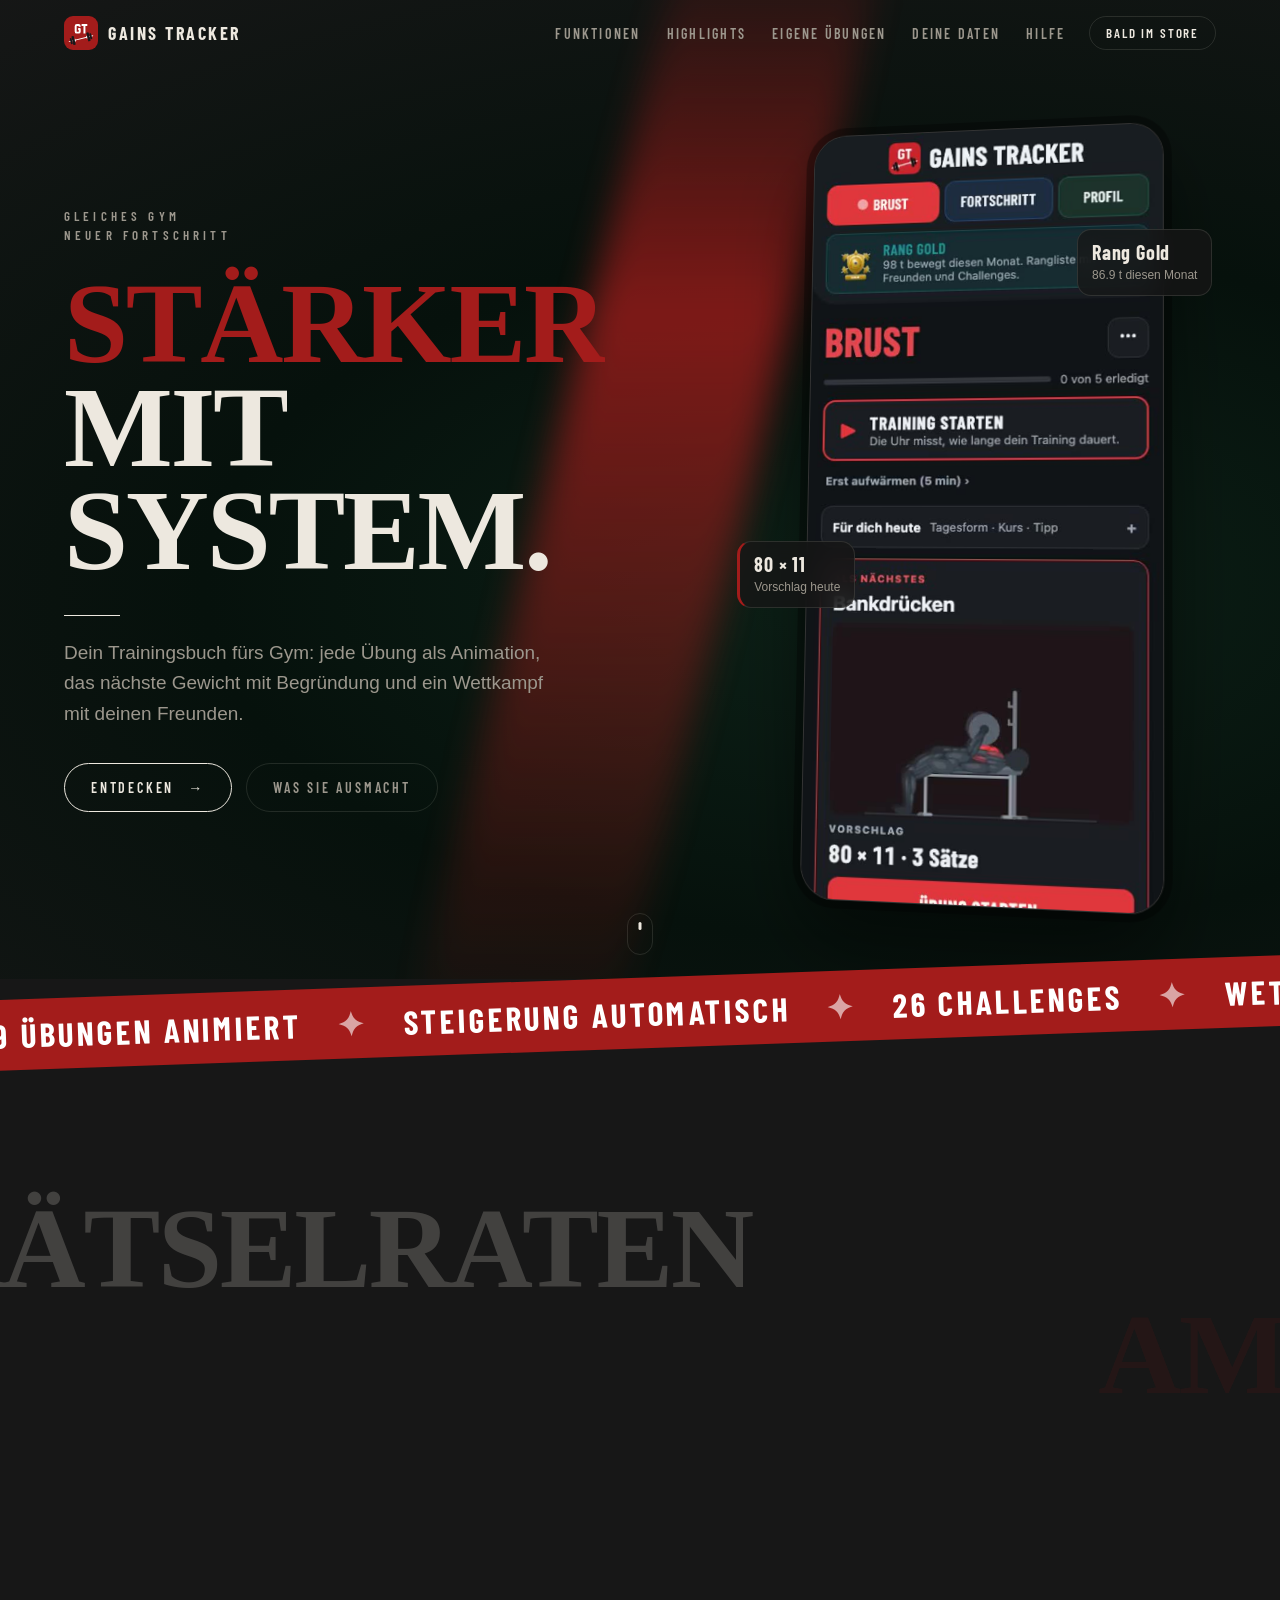
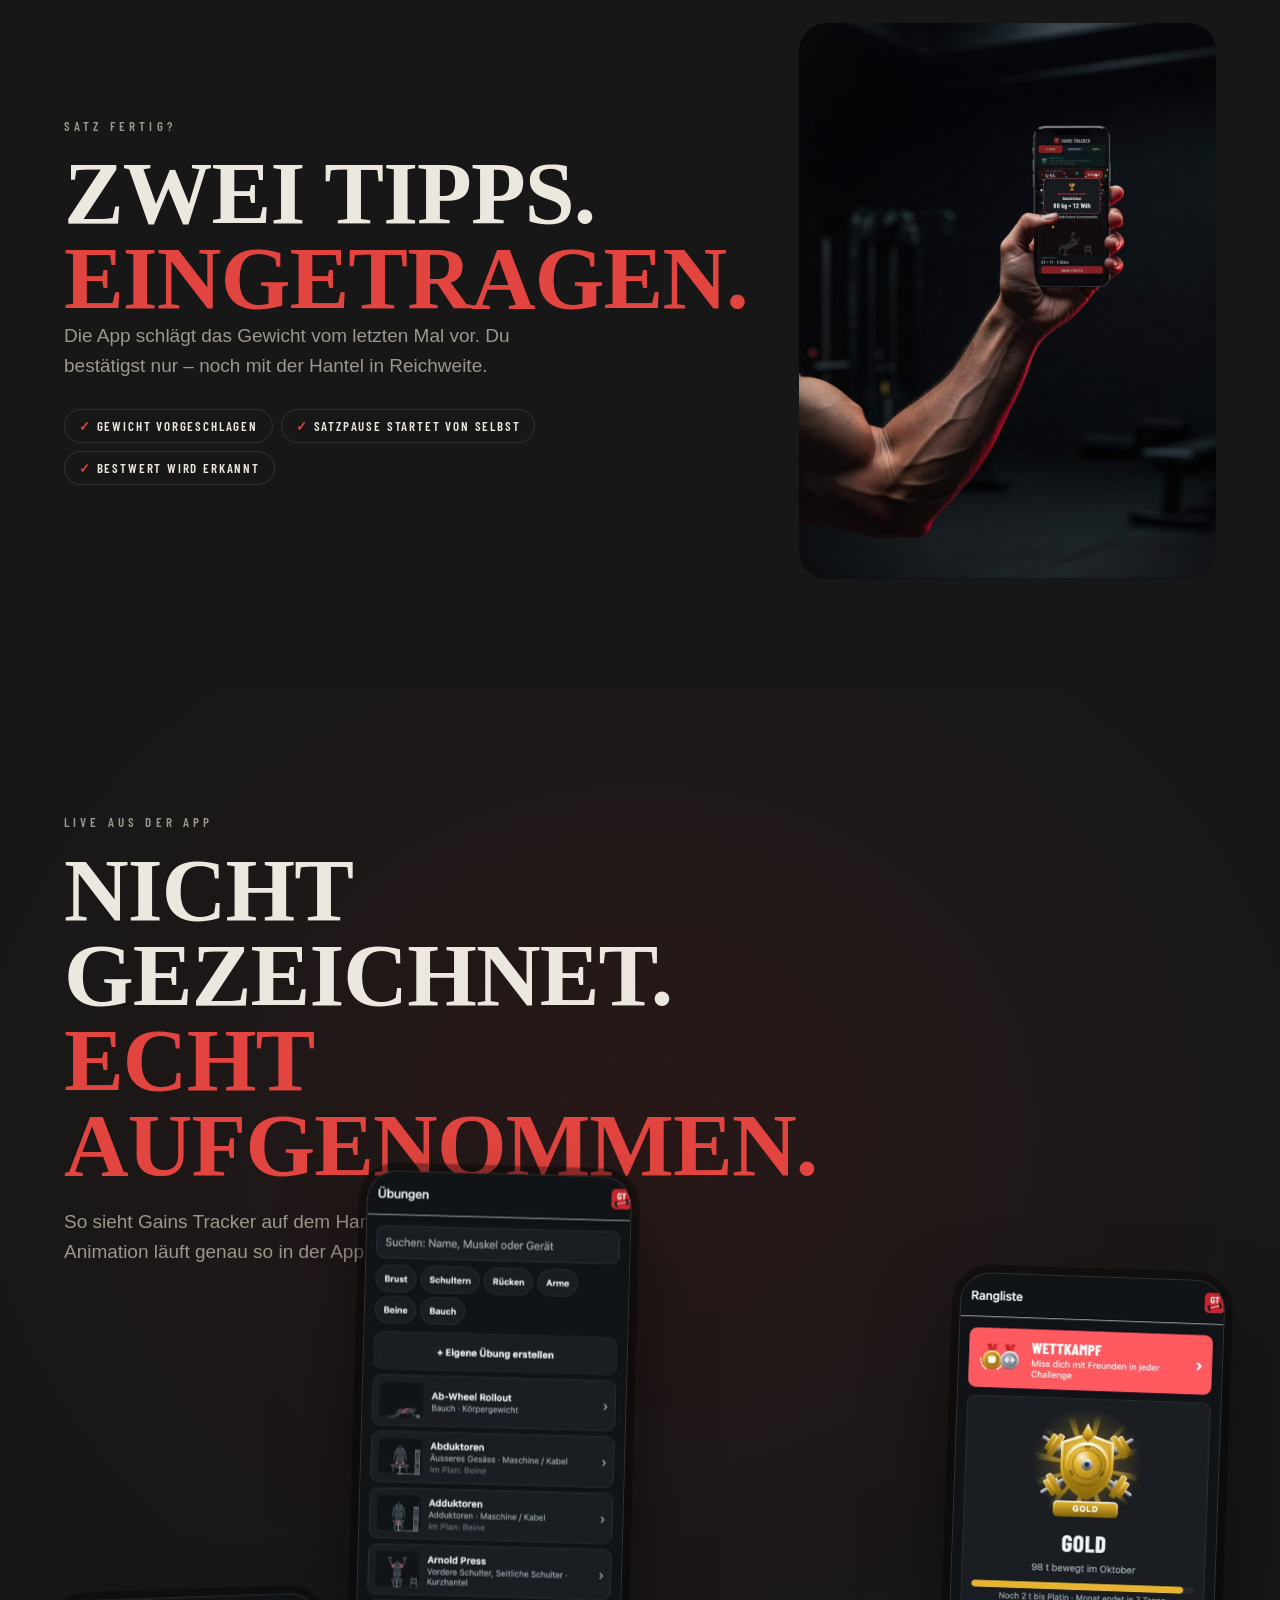
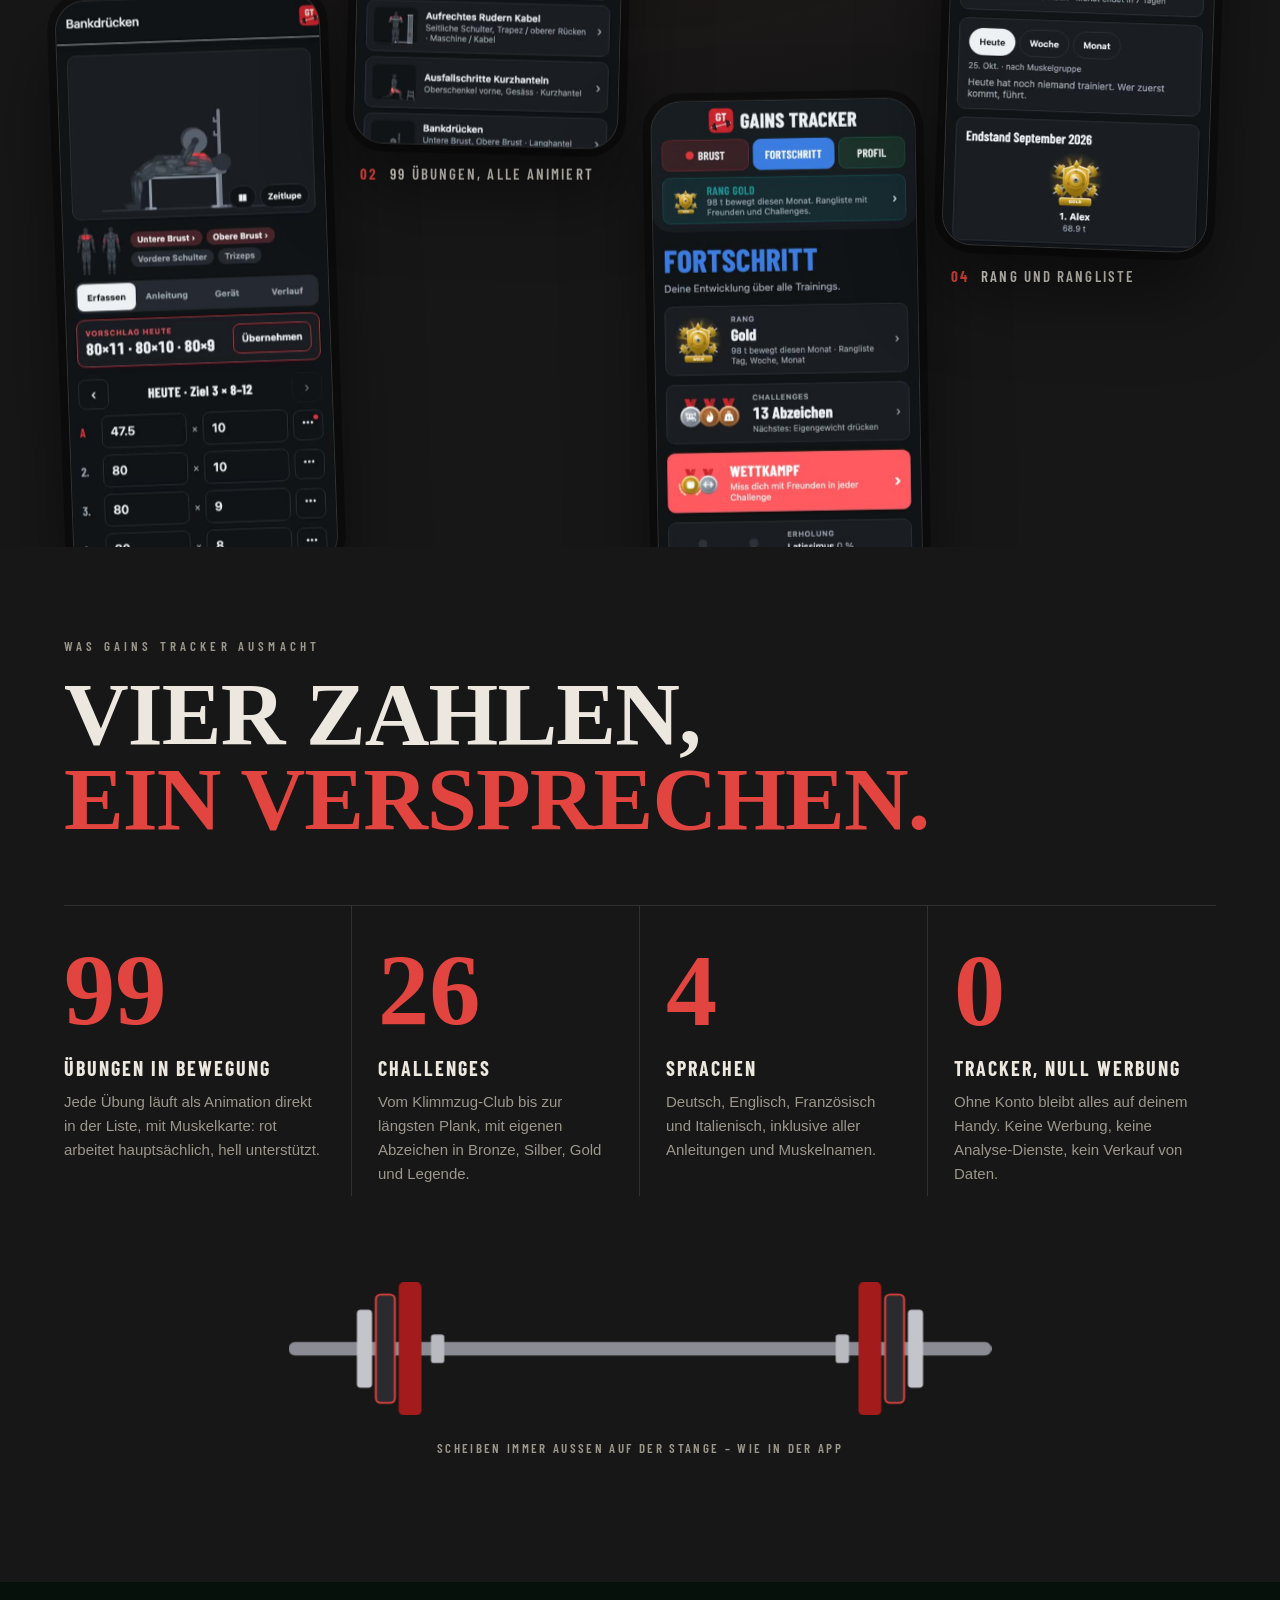
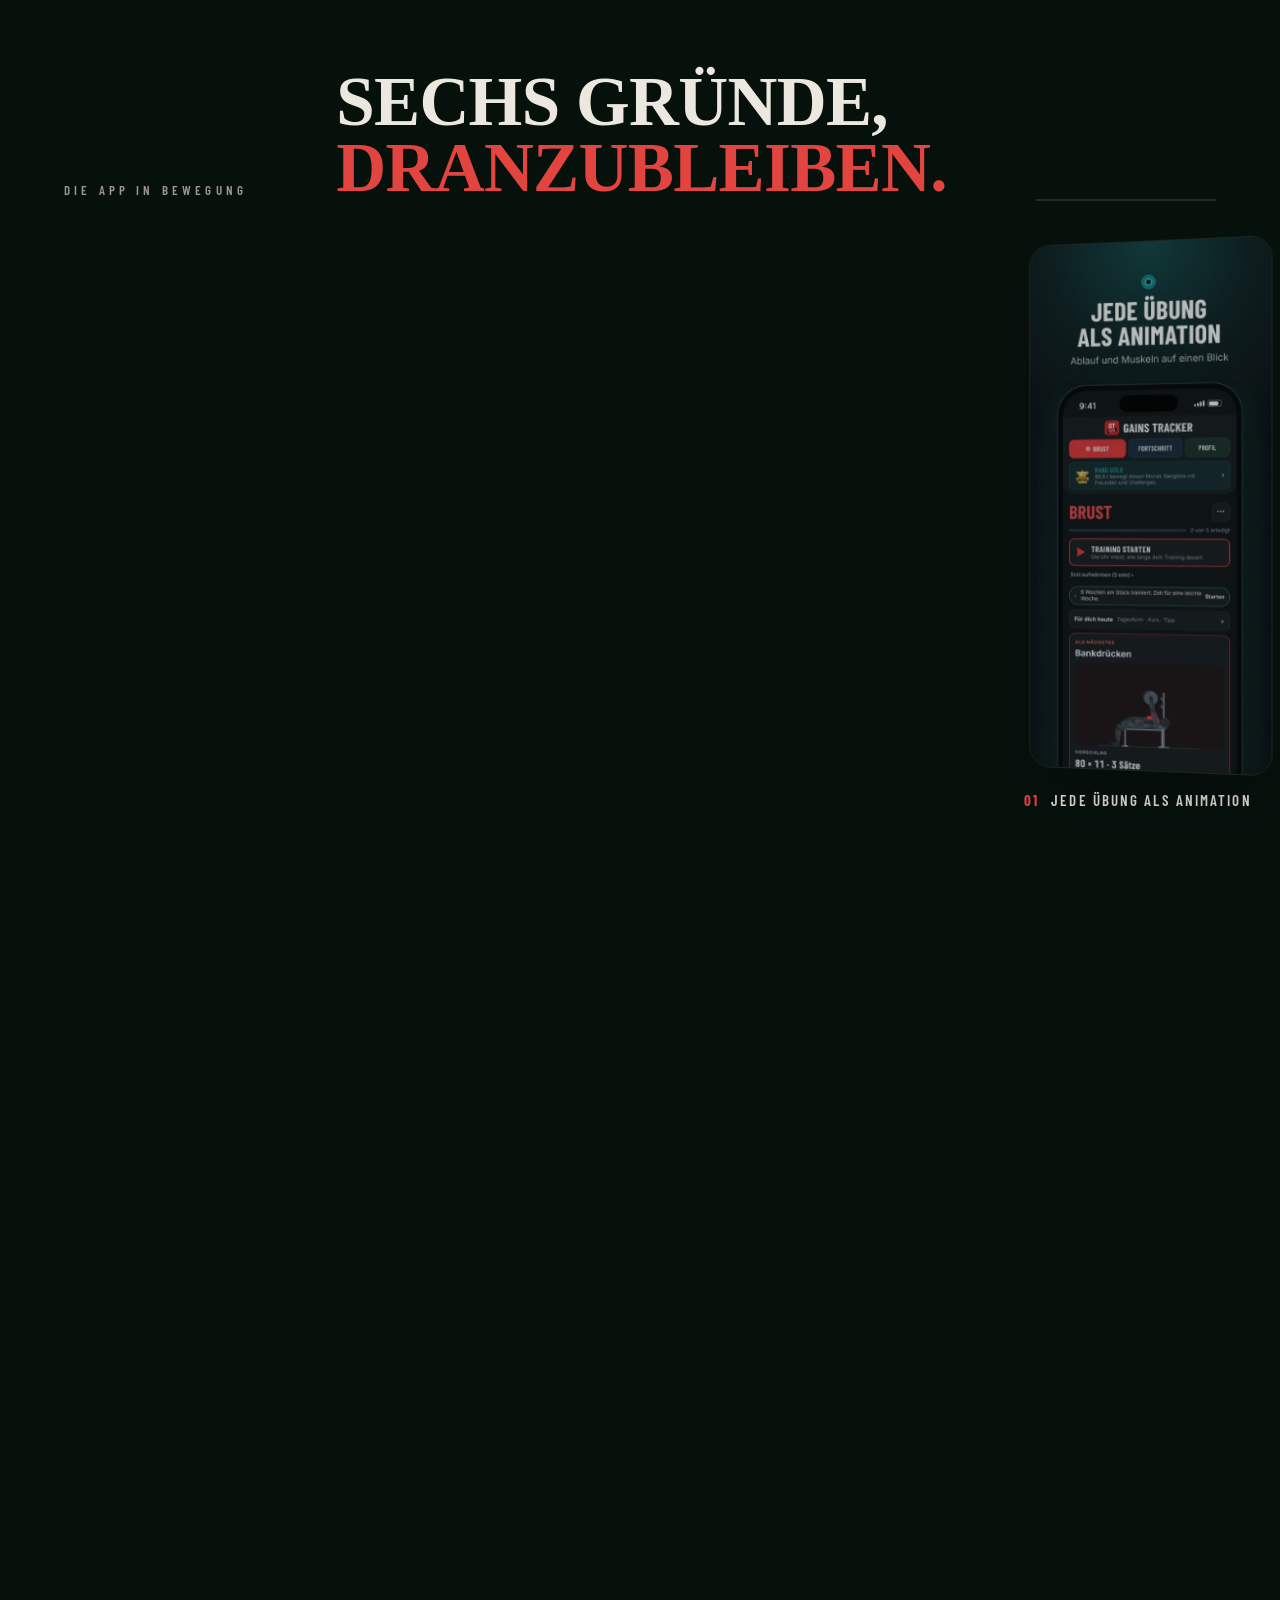
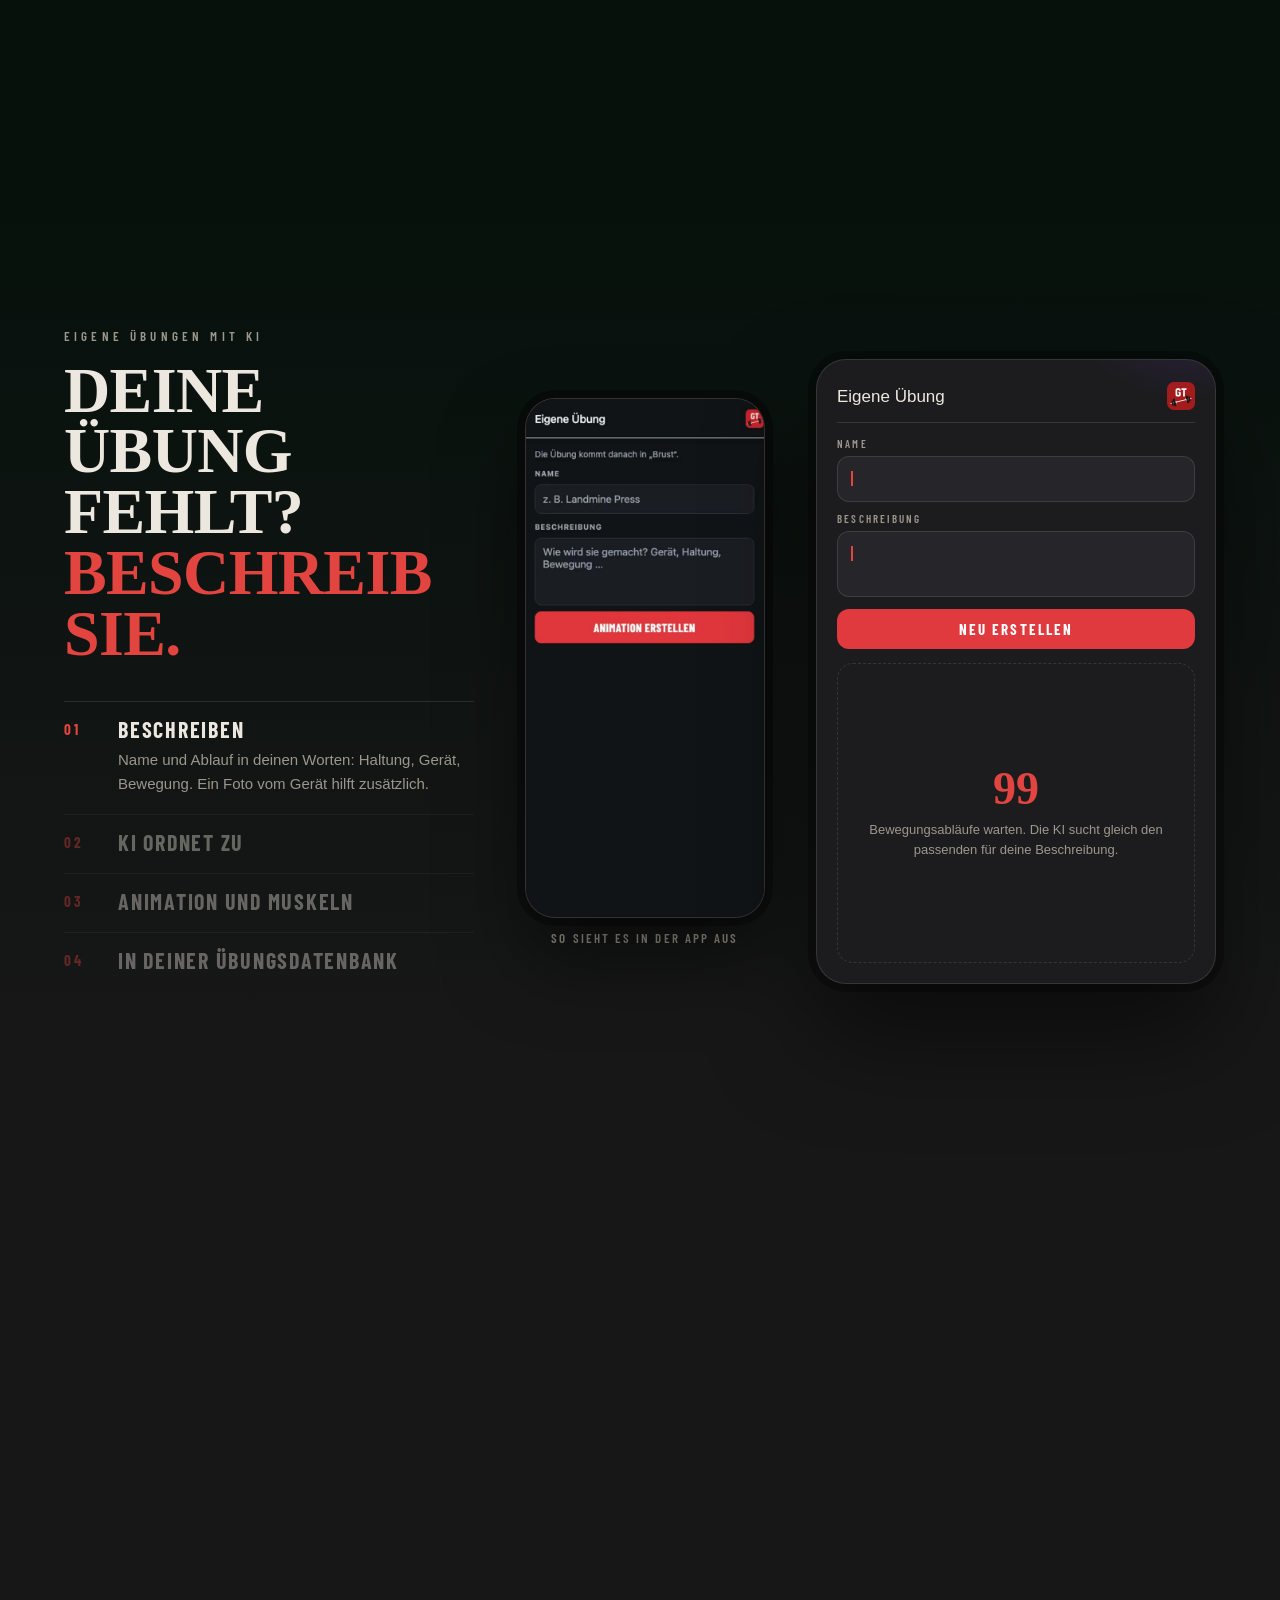
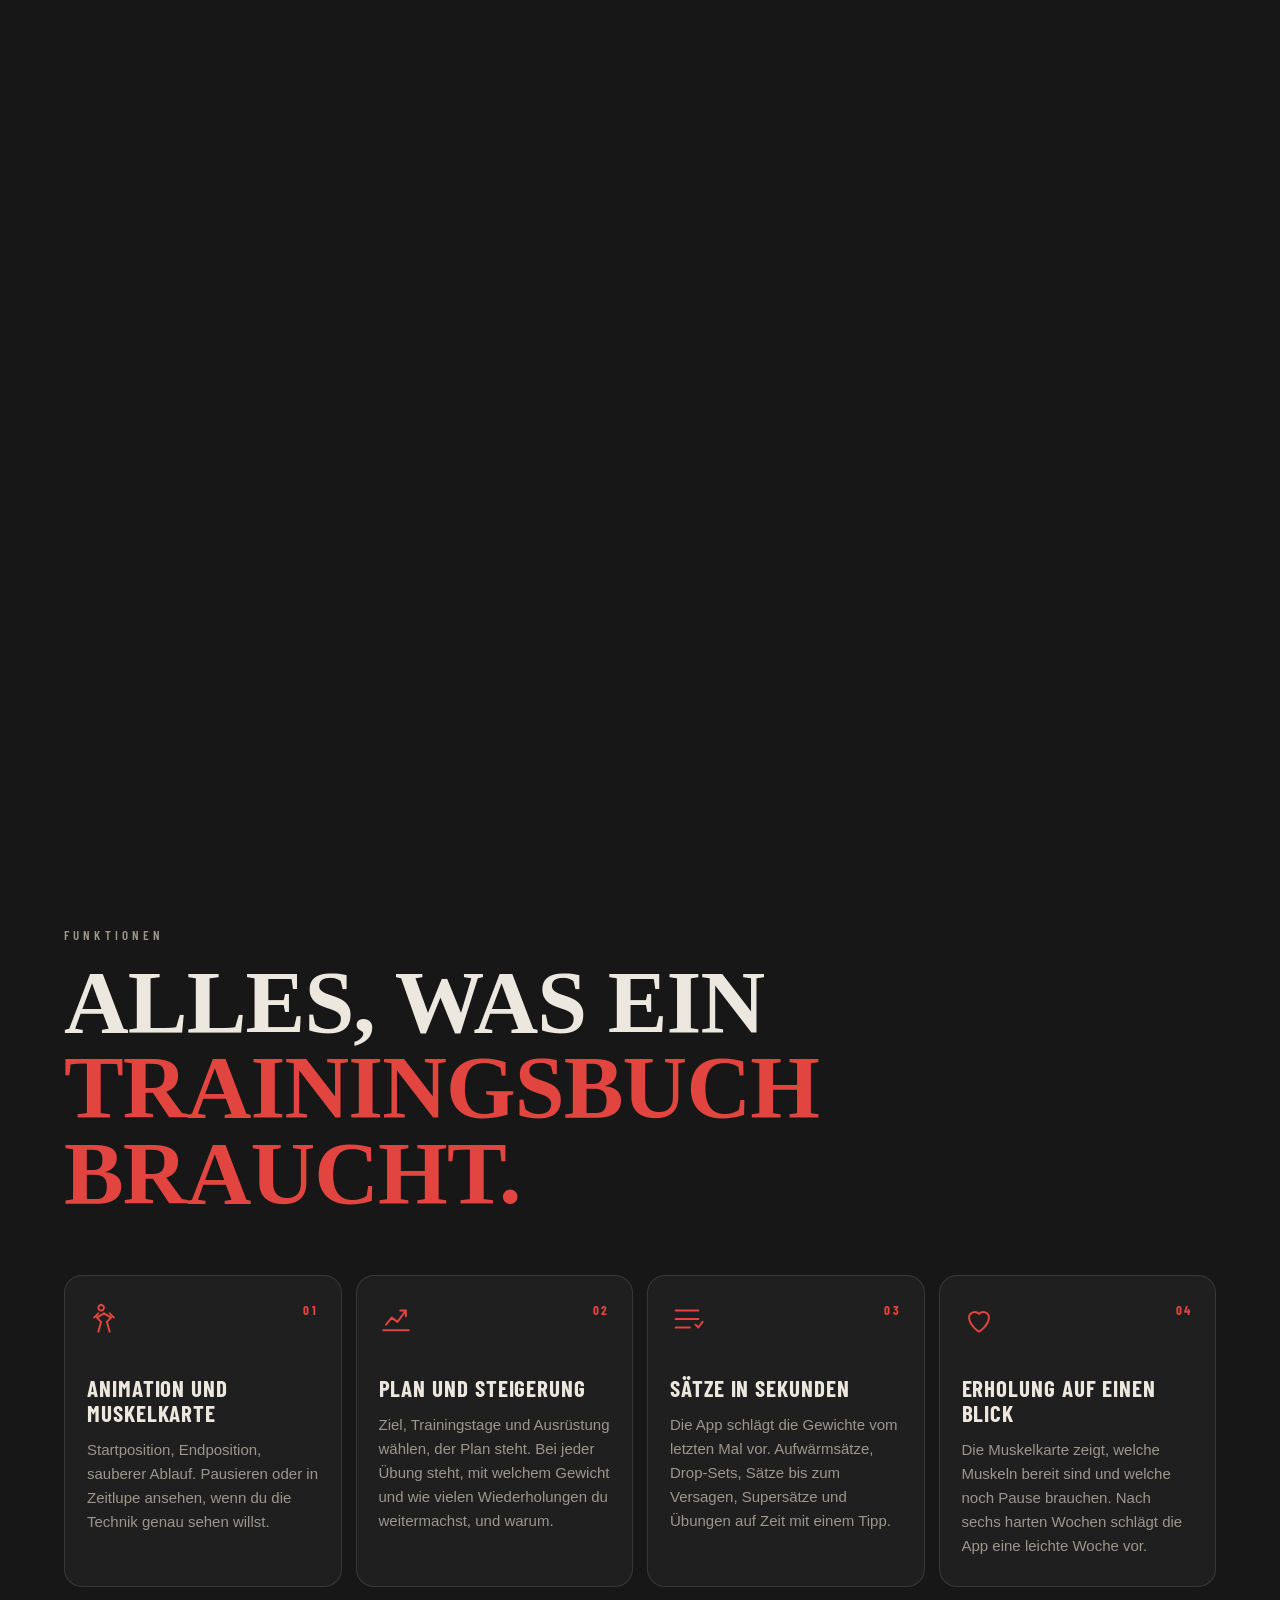
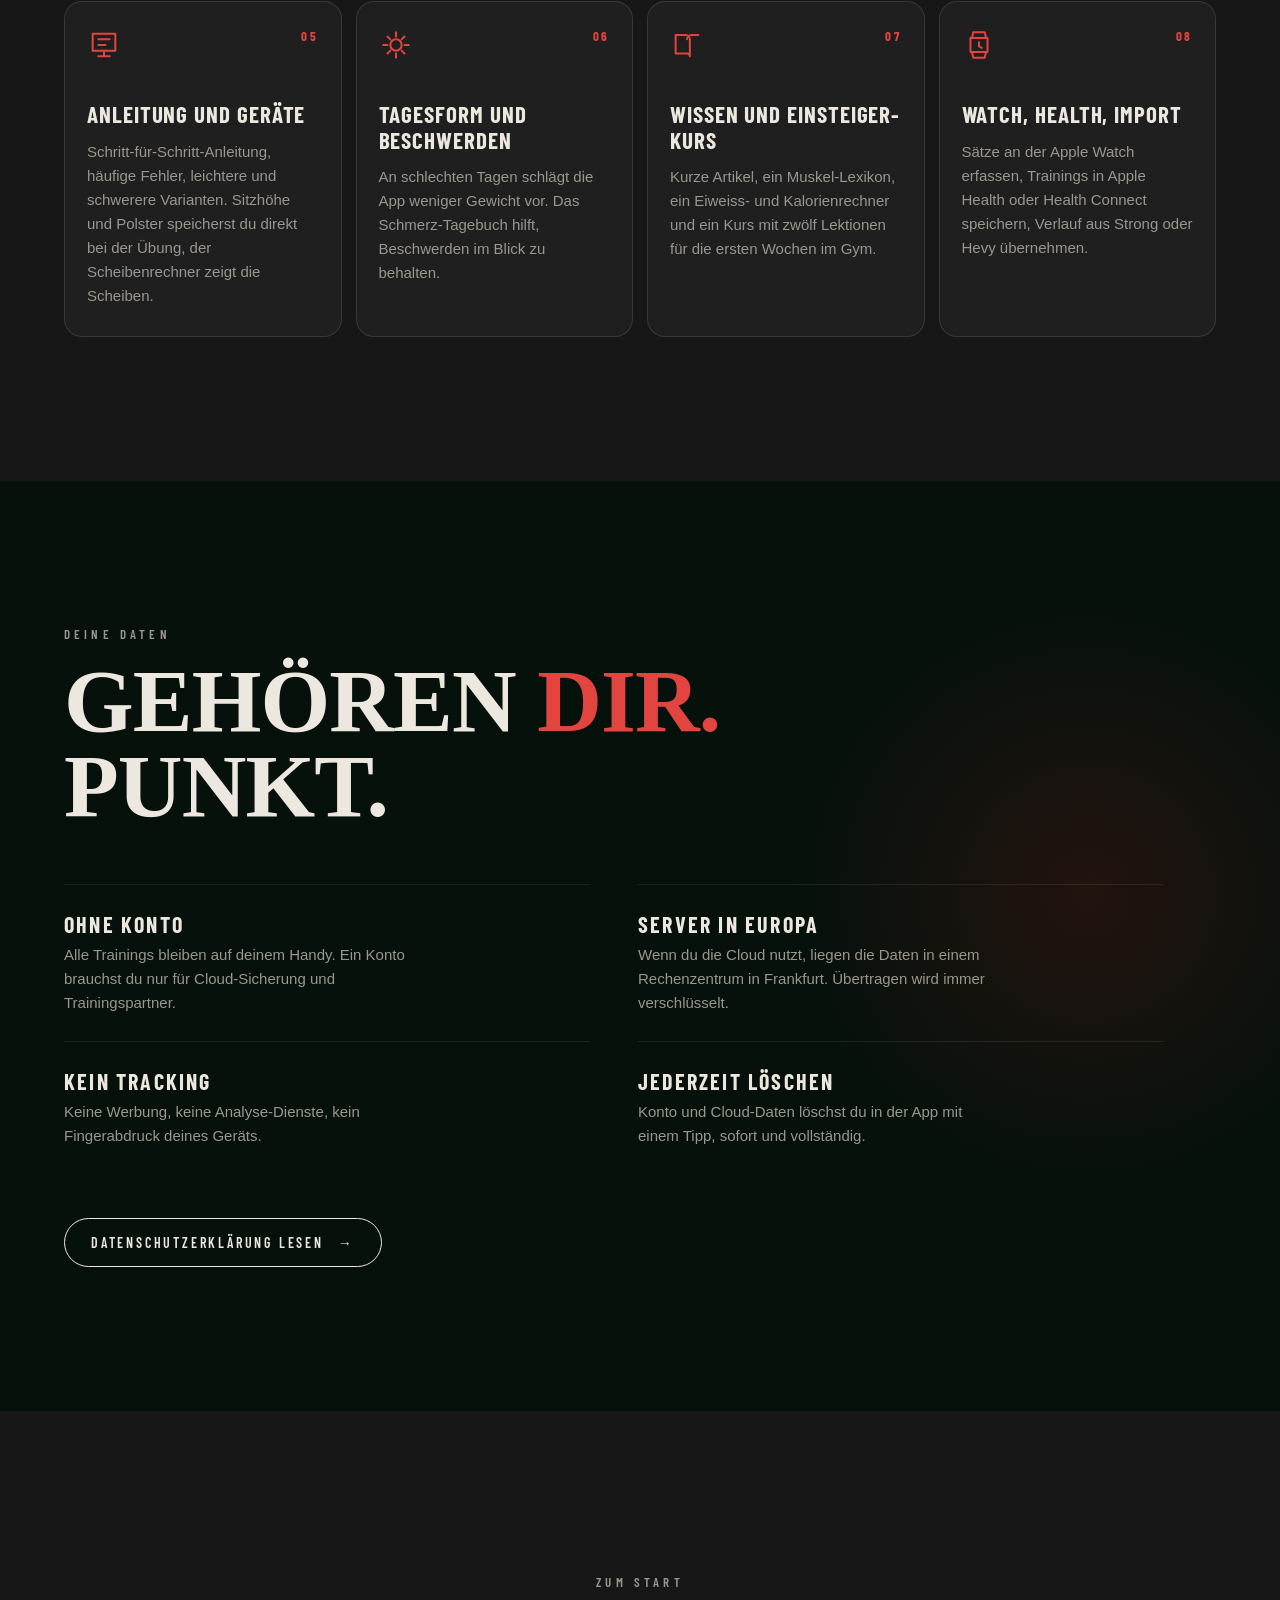
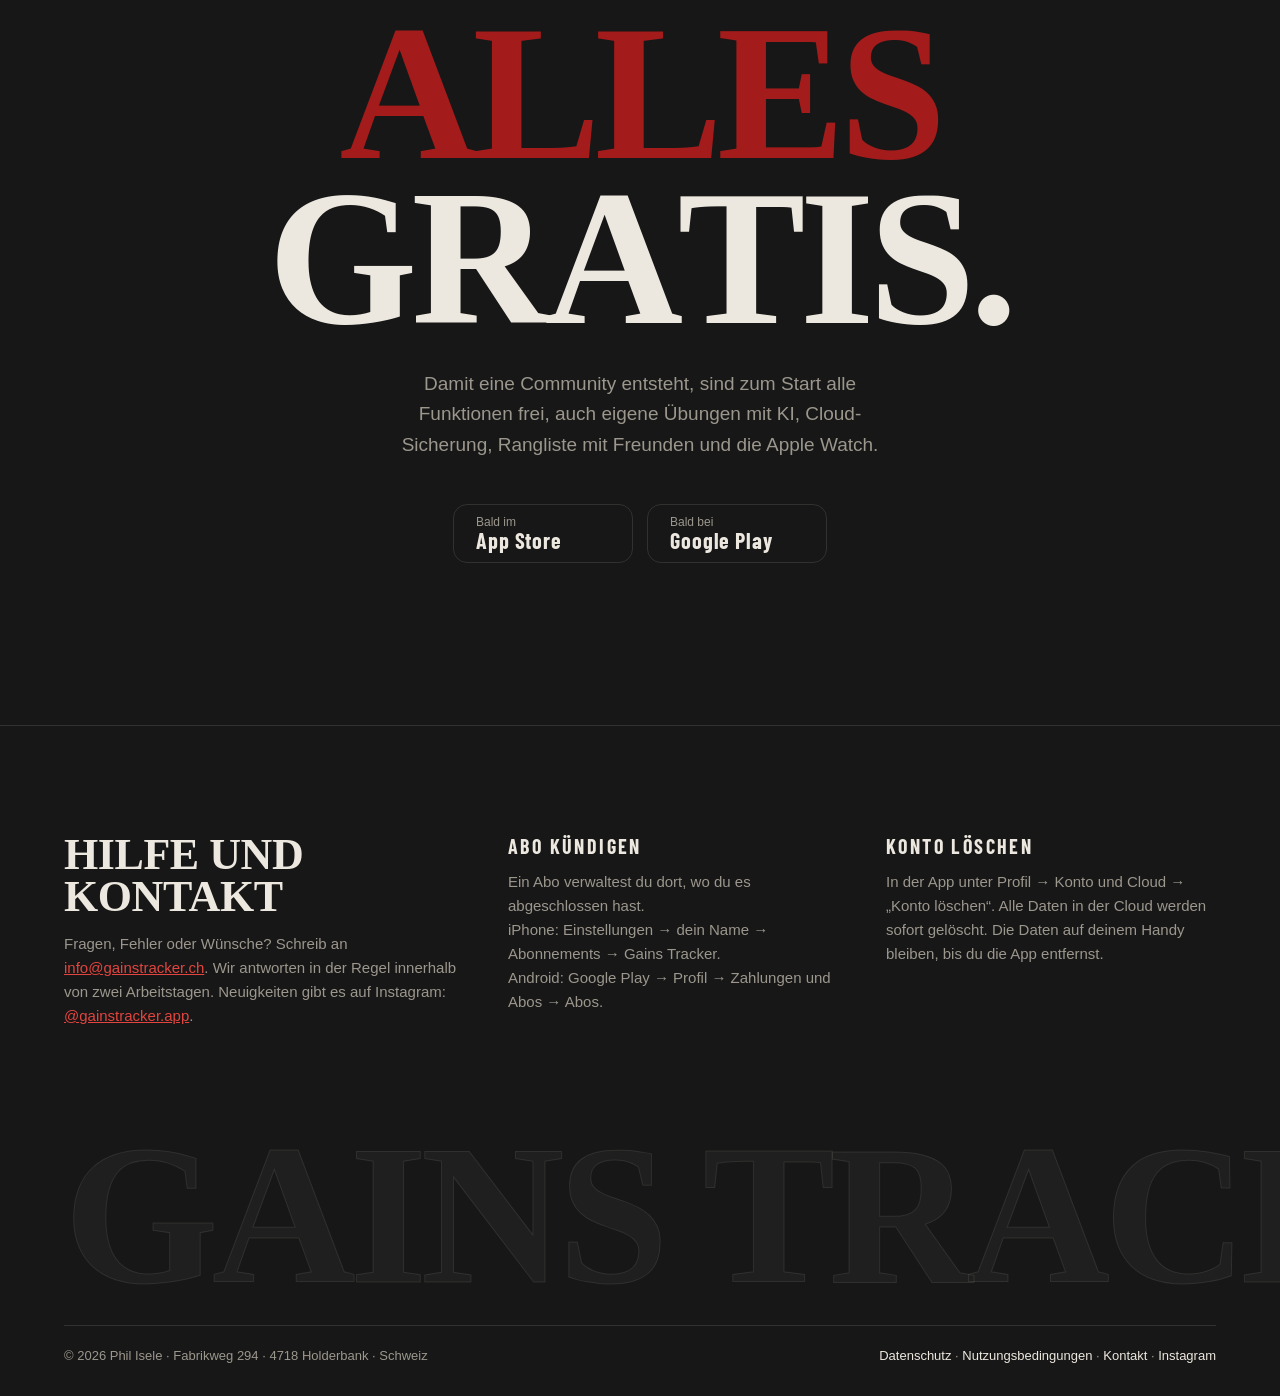
<file: index.html>
<!doctype html>
<html lang="de">
<head>
<meta charset="utf-8">
<meta name="viewport" content="width=device-width,initial-scale=1,viewport-fit=cover">
<title>Gains Tracker – Trainingsbuch fürs Gym</title>
<meta name="description" content="Krafttraining-App mit Animation für jede Übung, Trainingsplan mit automatischer Steigerung, Challenges und Wettkampf mit Freunden. Ohne Werbung, ohne Tracking.">
<meta name="theme-color" content="#171717">
<link rel="icon" type="image/png" href="icon.png">
<link rel="apple-touch-icon" href="apple-touch-icon.png">
<meta property="og:type" content="website">
<meta property="og:title" content="Gains Tracker – Trainingsbuch fürs Gym">
<meta property="og:description" content="Jede Übung als Animation, dein nächstes Gewicht mit Begründung, Wettkampf mit Freunden.">
<meta property="og:image" content="assets/screens/1-training.jpg">
<meta property="og:locale" content="de_CH">
<link rel="stylesheet" href="assets/site.css?v=20261026b">
</head>
<body>

<div class="progress" aria-hidden="true"></div>

<header class="nav">
  <a class="logo" href="#top" aria-label="Gains Tracker, nach oben"><img src="assets/gains-tracker-zeichen.svg" alt="" width="34" height="34"><span>Gains Tracker</span></a>
  <nav aria-label="Hauptmenü">
    <a href="#funktionen">Funktionen</a>
    <a href="#highlights">Highlights</a>
    <a href="#eigene">Eigene Übungen</a>
    <a href="#daten">Deine Daten</a>
    <a href="#hilfe">Hilfe</a>
  </nav>
  <a class="pill" href="#start">Bald im Store</a>
  <button class="menu-btn" type="button" aria-expanded="false" aria-controls="menu" aria-label="Menü öffnen"><span></span><span></span></button>
</header>

<div class="menu" id="menu" hidden>
  <nav aria-label="Menü">
    <a href="#live"><small>01</small>Live aus der App</a>
    <a href="#highlights"><small>02</small>Highlights</a>
    <a href="#funktionen"><small>03</small>Funktionen</a>
    <a href="#eigene"><small>04</small>Eigene Übungen</a>
    <a href="#daten"><small>05</small>Deine Daten</a>
    <a href="#hilfe"><small>06</small>Hilfe</a>
  </nav>
  <p class="menu-foot"><a href="https://www.instagram.com/gainstracker.app/" rel="noopener">Instagram @gainstracker.app</a> · Bald im App Store</p>
</div>

<main id="top">

  <!-- Hero -->
  <section class="hero">
    <div class="beam" aria-hidden="true"></div>
    <div class="hero-copy">
      <p class="kicker" data-reveal>Gleiches Gym<br>Neuer Fortschritt</p>
      <h1>
        <span class="split red">Stärker</span>
        <span class="split light">mit System.</span>
      </h1>
      <span class="rule" data-reveal></span>
      <p class="lead" data-reveal>Dein Trainingsbuch fürs Gym: jede Übung als Animation, das nächste Gewicht mit Begründung und ein Wettkampf mit deinen Freunden.</p>
      <div class="ctas" data-reveal>
        <a class="btn magnet" href="#funktionen"><span>Entdecken</span><em aria-hidden="true">→</em></a>
        <a class="btn ghost" href="#highlights">Was sie ausmacht</a>
      </div>
    </div>
    <div class="hero-phone" data-tilt>
      <div class="phone screen"><video src="assets/video/training.mp4" poster="assets/video/training.jpg" muted loop playsinline autoplay preload="auto" aria-label="Trainingsseite von Gains Tracker: Brusttag mit Bankdrücken als Animation"></video><i class="glint" aria-hidden="true"></i></div>
      <div class="chip c1" data-float><b>80 × 11</b><span>Vorschlag heute</span></div>
      <div class="chip c2" data-float><b>Rang Gold</b><span>86.9 t diesen Monat</span></div>
    </div>
    <a class="scroll-hint" href="#band" aria-label="Weiter nach unten"><span></span></a>
  </section>

  <!-- Running band -->
  <div class="band-wrap">
    <div class="band" id="band" aria-hidden="true">
      <div class="track">
        <span>99 Übungen animiert</span><i>✦</i><span>Steigerung automatisch</span><i>✦</i><span>26 Challenges</span><i>✦</i><span>Wettkampf mit Freunden</span><i>✦</i><span>Eigene Übungen mit KI</span><i>✦</i><span>Kein Tracking</span><i>✦</i><span>Ohne Werbung</span><i>✦</i>
        <span>99 Übungen animiert</span><i>✦</i><span>Steigerung automatisch</span><i>✦</i><span>26 Challenges</span><i>✦</i><span>Wettkampf mit Freunden</span><i>✦</i><span>Eigene Übungen mit KI</span><i>✦</i><span>Kein Tracking</span><i>✦</i><span>Ohne Werbung</span><i>✦</i>
      </div>
  </div>
  </div>

  <!-- Statement that slides with the scroll -->
  <section class="statement" aria-label="Leitsatz">
    <p class="slide-l" data-drift="-1">Kein Rätselraten</p>
    <p class="slide-r red" data-drift="1">am Gerät.</p>
  </section>

  <!-- Photo of a hand holding the phone with the app (same picture as the Instagram post "Zwei Tipps") -->
  <section class="lift" aria-labelledby="lift-title">
    <div class="lift-copy">
      <p class="eyebrow" data-reveal>Satz fertig?</p>
      <h2 class="display" id="lift-title" data-reveal>Zwei Tipps.<br><em>Eingetragen.</em></h2>
      <p class="lead" data-reveal>Die App schlägt das Gewicht vom letzten Mal vor. Du bestätigst nur – noch mit der Hantel in Reichweite.</p>
      <ul class="lift-points" data-reveal>
        <li>Gewicht vorgeschlagen</li><li>Satzpause startet von selbst</li><li>Bestwert wird erkannt</li>
      </ul>
    </div>
    <figure class="lift-photo">
      <img src="assets/lift-foto.jpg" alt="Hand hält ein iPhone mit Gains Tracker: neuer Bestwert Bankdrücken, 80 kg × 12 Wiederholungen" loading="lazy" width="1080" height="1440">
    </figure>
  </section>

  <!-- Live clips recorded from the app (docs/web-videos/aufnehmen.cjs in the app project) -->
  <section class="live" id="live" aria-labelledby="live-title">
    <div class="live-head">
      <p class="eyebrow" data-reveal>Live aus der App</p>
      <h2 class="display" id="live-title" data-reveal>Nicht gezeichnet.<br><em>Echt aufgenommen.</em></h2>
      <p class="lead" data-reveal>So sieht Gains Tracker auf dem Handy aus – jede Animation läuft genau so in der App.</p>
    </div>
    <div class="clips" tabindex="0" aria-label="Videos aus der App, seitlich wischen">
      <figure class="clip" data-depth="1"><div class="screen"><video data-src="assets/video/uebung.mp4" poster="assets/video/uebung.jpg" muted loop playsinline preload="none" aria-label="Übungsseite Bankdrücken mit Animation und Anleitung"></video><i class="glint" aria-hidden="true"></i></div><figcaption><b>01</b> Übung mit Anleitung</figcaption></figure>
      <figure class="clip" data-depth="-1"><div class="screen"><video data-src="assets/video/bibliothek.mp4" poster="assets/video/bibliothek.jpg" muted loop playsinline preload="none" aria-label="Übungsbibliothek mit 99 animierten Übungen"></video><i class="glint" aria-hidden="true"></i></div><figcaption><b>02</b> 99 Übungen, alle animiert</figcaption></figure>
      <figure class="clip" data-depth="1.4"><div class="screen"><video data-src="assets/video/fortschritt.mp4" poster="assets/video/fortschritt.jpg" muted loop playsinline preload="none" aria-label="Fortschritt mit Muskelkarte, Serie und Kalender"></video><i class="glint" aria-hidden="true"></i></div><figcaption><b>03</b> Fortschritt und Serie</figcaption></figure>
      <figure class="clip" data-depth="-0.6"><div class="screen"><video data-src="assets/video/rangliste.mp4" poster="assets/video/rangliste.jpg" muted loop playsinline preload="none" aria-label="Rangliste mit Gold-Abzeichen"></video><i class="glint" aria-hidden="true"></i></div><figcaption><b>04</b> Rang und Rangliste</figcaption></figure>
    </div>
    <div class="dots" aria-hidden="true"><span class="on"></span><span></span><span></span><span></span></div>
  </section>

  <!-- Highlights with counters -->
  <section class="highlights" id="highlights">
    <p class="eyebrow" data-reveal>Was Gains Tracker ausmacht</p>
    <h2 class="display" data-reveal>Vier Zahlen,<br><em>ein Versprechen.</em></h2>
    <div class="stats">
      <div class="stat" data-reveal><b data-count="99">0</b><h3>Übungen in Bewegung</h3><p>Jede Übung läuft als Animation direkt in der Liste, mit Muskelkarte: rot arbeitet hauptsächlich, hell unterstützt.</p></div>
      <div class="stat" data-reveal><b data-count="26">0</b><h3>Challenges</h3><p>Vom Klimmzug-Club bis zur längsten Plank, mit eigenen Abzeichen in Bronze, Silber, Gold und Legende.</p></div>
      <div class="stat" data-reveal><b data-count="4">0</b><h3>Sprachen</h3><p>Deutsch, Englisch, Französisch und Italienisch, inklusive aller Anleitungen und Muskelnamen.</p></div>
      <div class="stat" data-reveal><b data-count="0" class="zero">0</b><h3>Tracker, null Werbung</h3><p>Ohne Konto bleibt alles auf deinem Handy. Keine Werbung, keine Analyse-Dienste, kein Verkauf von Daten.</p></div>
    </div>
    <div class="barbell" aria-hidden="true">
      <svg viewBox="0 0 800 170">
        <g class="bb-lift">
          <rect x="30" y="78" width="740" height="14" rx="7" fill="#8b8b93"/>
          <rect x="180" y="70" width="14" height="30" rx="3" fill="#b9b9c0"/><rect x="606" y="70" width="14" height="30" rx="3" fill="#b9b9c0"/>
          <g class="plates-l"><rect class="pl" x="146" y="15" width="24" height="140" rx="5" fill="#a31c1b"/><rect class="pl" x="122" y="28" width="20" height="114" rx="5" fill="#2a2a2f" stroke="#e2453f" stroke-width="2"/><rect class="pl" x="102" y="44" width="16" height="82" rx="4" fill="#c4c4cb"/></g>
          <g class="plates-r"><rect class="pl" x="630" y="15" width="24" height="140" rx="5" fill="#a31c1b"/><rect class="pl" x="658" y="28" width="20" height="114" rx="5" fill="#2a2a2f" stroke="#e2453f" stroke-width="2"/><rect class="pl" x="682" y="44" width="16" height="82" rx="4" fill="#c4c4cb"/></g>
        </g>
      </svg>
      <p>Scheiben immer aussen auf der Stange – wie in der App</p>
    </div>
  </section>

  <!-- Pinned horizontal gallery -->
  <section class="gallery" id="funktionen" aria-label="Die App in sechs Bildern">
    <div class="pin">
      <div class="gallery-head">
        <p class="eyebrow">Die App in Bewegung</p>
        <h2 class="display">Sechs Gründe,<br><em>dranzubleiben.</em></h2>
        <div class="meter" aria-hidden="true"><span></span></div>
      </div>
      <div class="rail">
        <figure class="slide"><img src="assets/screens/1-training.jpg" alt="Jede Übung als Animation" loading="lazy" width="600" height="1300"><figcaption><b>01</b> Jede Übung als Animation</figcaption></figure>
        <figure class="slide"><img src="assets/screens/2-uebung.jpg" alt="Dein nächstes Gewicht" loading="lazy" width="600" height="1300"><figcaption><b>02</b> Dein nächstes Gewicht</figcaption></figure>
        <figure class="slide"><img src="assets/screens/3-fortschritt.jpg" alt="Fortschritt mit Kurven" loading="lazy" width="600" height="1300"><figcaption><b>03</b> Fortschritt, der motiviert</figcaption></figure>
        <figure class="slide"><img src="assets/screens/4-rangliste.jpg" alt="Rangliste mit Freunden" loading="lazy" width="600" height="1300"><figcaption><b>04</b> Rangliste mit Freunden</figcaption></figure>
        <figure class="slide"><img src="assets/screens/5-challenges.jpg" alt="Challenges mit Abzeichen" loading="lazy" width="600" height="1300"><figcaption><b>05</b> Challenges mit Abzeichen</figcaption></figure>
        <figure class="slide"><img src="assets/screens/6-eigene-uebung.jpg" alt="Eigene Übungen mit KI" loading="lazy" width="600" height="1300"><figcaption><b>06</b> Eigene Übungen mit KI</figcaption></figure>
      </div>
    </div>
  </section>

  <!-- Own exercise with AI: scroll-driven demo -->
  <section class="custom" id="eigene" data-stage="0" aria-labelledby="c-title">
    <div class="custom-pin">
      <div class="custom-copy">
        <p class="eyebrow">Eigene Übungen mit KI</p>
        <h2 class="display" id="c-title">Deine Übung fehlt?<br><em>Beschreib sie.</em></h2>
        <div class="c-progress" aria-hidden="true"><span>Beschreiben</span><span>KI ordnet zu</span><span>Animation</span><span>Gespeichert</span></div>
        <ol class="steps">
          <li class="step on"><b>01</b><div><h3>Beschreiben</h3><p>Name und Ablauf in deinen Worten: Haltung, Gerät, Bewegung. Ein Foto vom Gerät hilft zusätzlich.</p></div></li>
          <li class="step"><b>02</b><div><h3>KI ordnet zu</h3><p>Die KI vergleicht deine Beschreibung mit 99 Bewegungsabläufen, wählt den passendsten und passt den Griff an.</p></div></li>
          <li class="step"><b>03</b><div><h3>Animation und Muskeln</h3><p>Du bekommst die Animation, Haupt- und Hilfsmuskeln und einen kurzen Tipp zur Ausführung. Passt etwas nicht, erstellst du sie neu.</p></div></li>
          <li class="step"><b>04</b><div><h3>In deiner Übungsdatenbank</h3><p>Gespeichert wie jede andere Übung: im Plan, mit Verlauf, Bestwerten und Steigerung. Mit Konto auf all deinen Geräten.</p><span class="soon">Ab Store-Start: eigene Übungen mit der Community teilen</span></div></li>
        </ol>
      </div>

      <figure class="custom-real">
        <div class="screen"><video data-src="assets/video/eigene.mp4" poster="assets/video/eigene.jpg" muted loop playsinline preload="none" aria-label="Eigene Übung in der App erstellen: Name und Beschreibung eintippen, Animation erstellen"></video><i class="glint" aria-hidden="true"></i></div>
        <figcaption>So sieht es in der App aus</figcaption>
      </figure>
      <div class="custom-demo" aria-hidden="true">
        <div class="demo-head"><span>Eigene Übung</span><img src="assets/gains-tracker-zeichen.svg" alt="" width="28" height="28"></div>
        <label>Name</label>
        <div class="field"><span data-type="name" data-text="Landmine Press"></span><i class="caret"></i></div>
        <label>Beschreibung</label>
        <div class="field tall"><span data-type="desc" data-text="Langhantel schräg in der Ecke, stehend einarmig nach vorne oben drücken."></span><i class="caret"></i></div>
        <div class="demo-btn">Neu erstellen</div>

        <div class="demo-stage">
          <div class="idle"><b>99</b><span>Bewegungsabläufe warten. Die KI sucht gleich den passenden für deine Beschreibung.</span></div>
          <div class="ai">
            <p class="ai-label">Vergleicht mit 99 Bewegungsabläufen</p>
            <ul class="ai-list">
              <li>Bankdrücken</li><li>Kurzhantel-Schulterdrücken</li><li>Schrägbankdrücken</li><li>Arnold Press</li>
              <li class="hit">Schulterdrücken Langhantel stehend</li>
              <li>Seitheben</li><li>Frontheben</li><li>Dips</li>
            </ul>
            <div class="ai-scan"></div>
          </div>
          <div class="result">
            <p class="ai-label red-label">Vorschlag</p>
            <div class="figure"><img src="assets/screens/6-eigene-uebung.jpg" alt="" loading="lazy"></div>
            <p class="from">Animation von: Schulterdrücken Langhantel stehend · Griff: Langhantel</p>
            <div class="chips">
              <span class="main">Vordere Schulter</span><span class="main">Seitliche Schulter</span>
              <span>Trizeps</span><span>Trapez</span><span>Bauch</span>
            </div>
          </div>
          <div class="saved"><b>✓</b><div><strong>Übung gespeichert</strong><span>Kommt in „Brust“ · in deiner Übungsdatenbank</span></div></div>
        </div>
      </div>
    </div>
  </section>

  <!-- Feature grid -->
  <section class="features" aria-labelledby="f-title">
    <p class="eyebrow" data-reveal>Funktionen</p>
    <h2 class="display" id="f-title" data-reveal>Alles, was ein<br><em>Trainingsbuch braucht.</em></h2>
    <div class="grid">
      <article class="card" data-reveal><svg class="ico" viewBox="0 0 24 24" aria-hidden="true"><path d="M12 4a2 2 0 1 0 0 .1M8 21l2-7-3-3 5-3 5 3-3 3 2 7M5 11l3-3M19 11l-3-3"/></svg><span class="no">01</span><h3>Animation und Muskelkarte</h3><p>Startposition, Endposition, sauberer Ablauf. Pausieren oder in Zeitlupe ansehen, wenn du die Technik genau sehen willst.</p></article>
      <article class="card" data-reveal><svg class="ico" viewBox="0 0 24 24" aria-hidden="true"><path d="M3 20h18M5 16l4-5 4 3 6-8M15 6h4v4"/></svg><span class="no">02</span><h3>Plan und Steigerung</h3><p>Ziel, Trainingstage und Ausrüstung wählen, der Plan steht. Bei jeder Übung steht, mit welchem Gewicht und wie vielen Wiederholungen du weitermachst, und warum.</p></article>
      <article class="card" data-reveal><svg class="ico" viewBox="0 0 24 24" aria-hidden="true"><path d="M4 6h16M4 12h16M4 18h10M18 16l2 2 3-4"/></svg><span class="no">03</span><h3>Sätze in Sekunden</h3><p>Die App schlägt die Gewichte vom letzten Mal vor. Aufwärmsätze, Drop-Sets, Sätze bis zum Versagen, Supersätze und Übungen auf Zeit mit einem Tipp.</p></article>
      <article class="card" data-reveal><svg class="ico" viewBox="0 0 24 24" aria-hidden="true"><path d="M12 21s-7-4.5-7-10a4 4 0 0 1 7-2.6A4 4 0 0 1 19 11c0 5.5-7 10-7 10z"/></svg><span class="no">04</span><h3>Erholung auf einen Blick</h3><p>Die Muskelkarte zeigt, welche Muskeln bereit sind und welche noch Pause brauchen. Nach sechs harten Wochen schlägt die App eine leichte Woche vor.</p></article>
      <article class="card" data-reveal><svg class="ico" viewBox="0 0 24 24" aria-hidden="true"><path d="M4 4h16v12H4zM8 20h8M12 16v4M8 8h8M8 12h5"/></svg><span class="no">05</span><h3>Anleitung und Geräte</h3><p>Schritt-für-Schritt-Anleitung, häufige Fehler, leichtere und schwerere Varianten. Sitzhöhe und Polster speicherst du direkt bei der Übung, der Scheibenrechner zeigt die Scheiben.</p></article>
      <article class="card" data-reveal><svg class="ico" viewBox="0 0 24 24" aria-hidden="true"><path d="M12 3v3M12 18v3M3 12h3M18 12h3M6 6l2 2M16 16l2 2M6 18l2-2M16 8l2-2M12 8a4 4 0 1 0 0 8 4 4 0 0 0 0-8z"/></svg><span class="no">06</span><h3>Tagesform und Beschwerden</h3><p>An schlechten Tagen schlägt die App weniger Gewicht vor. Das Schmerz-Tagebuch hilft, Beschwerden im Blick zu behalten.</p></article>
      <article class="card" data-reveal><svg class="ico" viewBox="0 0 24 24" aria-hidden="true"><path d="M4 5h7a3 3 0 0 1 3 3v12a2 2 0 0 0-2-2H4zM20 5h-5a3 3 0 0 0-3 3"/></svg><span class="no">07</span><h3>Wissen und Einsteiger-Kurs</h3><p>Kurze Artikel, ein Muskel-Lexikon, ein Eiweiss- und Kalorienrechner und ein Kurs mit zwölf Lektionen für die ersten Wochen im Gym.</p></article>
      <article class="card" data-reveal><svg class="ico" viewBox="0 0 24 24" aria-hidden="true"><path d="M8 3h8l1 4H7zM7 17h10l-1 4H8zM6 7h12v10H6zM12 10v3l2 1"/></svg><span class="no">08</span><h3>Watch, Health, Import</h3><p>Sätze an der Apple Watch erfassen, Trainings in Apple Health oder Health Connect speichern, Verlauf aus Strong oder Hevy übernehmen.</p></article>
    </div>
  </section>

  <!-- Privacy promise on forest green -->
  <section class="data" id="daten">
    <div class="data-inner">
      <p class="eyebrow" data-reveal>Deine Daten</p>
      <h2 class="display" data-reveal>Gehören <em>dir.</em><br>Punkt.</h2>
      <ul class="promises">
        <li data-wipe><b>Ohne Konto</b><span>Alle Trainings bleiben auf deinem Handy. Ein Konto brauchst du nur für Cloud-Sicherung und Trainingspartner.</span></li>
        <li data-wipe><b>Server in Europa</b><span>Wenn du die Cloud nutzt, liegen die Daten in einem Rechenzentrum in Frankfurt. Übertragen wird immer verschlüsselt.</span></li>
        <li data-wipe><b>Kein Tracking</b><span>Keine Werbung, keine Analyse-Dienste, kein Fingerabdruck deines Geräts.</span></li>
        <li data-wipe><b>Jederzeit löschen</b><span>Konto und Cloud-Daten löschst du in der App mit einem Tipp, sofort und vollständig.</span></li>
      </ul>
      <a class="btn light" href="datenschutz/" data-reveal><span>Datenschutzerklärung lesen</span><em aria-hidden="true">→</em></a>
    </div>
  </section>

  <!-- Start / CTA -->
  <section class="start" id="start">
    <p class="eyebrow" data-reveal>Zum Start</p>
    <h2 class="mega"><span class="split red">Alles</span> <span class="split light">gratis.</span></h2>
    <p class="lead center" data-reveal>Damit eine Community entsteht, sind zum Start alle Funktionen frei, auch eigene Übungen mit KI, Cloud-Sicherung, Rangliste mit Freunden und die Apple Watch.</p>
    <div class="stores" data-reveal>
      <span class="store"><small>Bald im</small>App Store</span>
      <span class="store"><small>Bald bei</small>Google Play</span>
    </div>
  </section>

  <!-- Support: required by the App Store -->
  <section class="help" id="hilfe">
    <div class="help-col" data-reveal>
      <h2 class="display small">Hilfe und Kontakt</h2>
      <p>Fragen, Fehler oder Wünsche? Schreib an <a href="mailto:info@gainstracker.ch">info@gainstracker.ch</a>. Wir antworten in der Regel innerhalb von zwei Arbeitstagen. Neuigkeiten gibt es auf Instagram: <a href="https://www.instagram.com/gainstracker.app/" rel="noopener">@gainstracker.app</a>.</p>
    </div>
    <div class="help-col" data-reveal>
      <h3>Abo kündigen</h3>
      <p>Ein Abo verwaltest du dort, wo du es abgeschlossen hast.<br>iPhone: Einstellungen → dein Name → Abonnements → Gains Tracker.<br>Android: Google Play → Profil → Zahlungen und Abos → Abos.</p>
    </div>
    <div class="help-col" data-reveal>
      <h3>Konto löschen</h3>
      <p>In der App unter Profil → Konto und Cloud → „Konto löschen“. Alle Daten in der Cloud werden sofort gelöscht. Die Daten auf deinem Handy bleiben, bis du die App entfernst.</p>
    </div>
  </section>

</main>

<footer class="foot">
  <div class="foot-big" aria-hidden="true">Gains Tracker</div>
  <div class="foot-row">
    <span>© 2026 Phil Isele · Fabrikweg 294 · 4718 Holderbank · Schweiz</span>
    <span><a href="datenschutz/">Datenschutz</a> · <a href="https://www.apple.com/legal/internet-services/itunes/dev/stdeula/" rel="noopener">Nutzungsbedingungen</a> · <a href="mailto:info@gainstracker.ch">Kontakt</a> · <a href="https://www.instagram.com/gainstracker.app/" rel="noopener">Instagram</a></span>
  </div>
</footer>

<script src="assets/site.js?v=20261026b"></script>
</body>
</html>
</file>
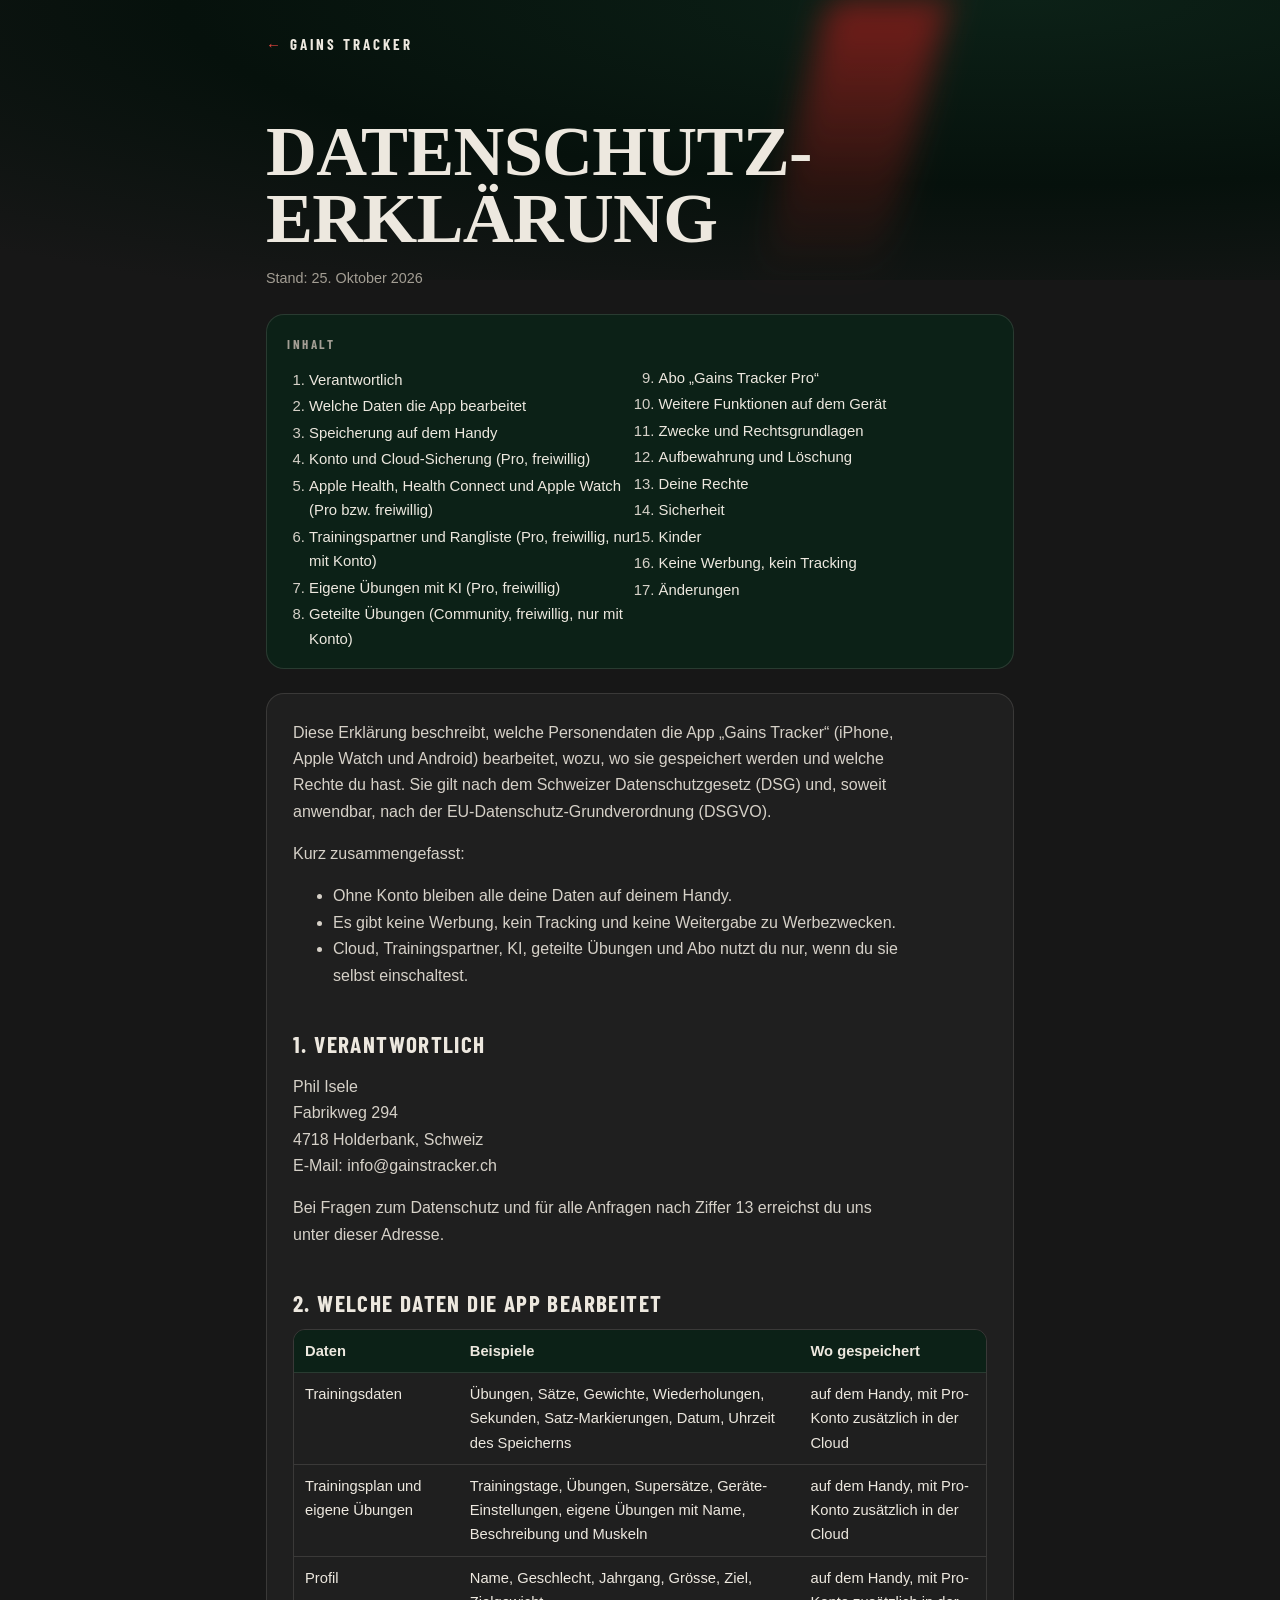
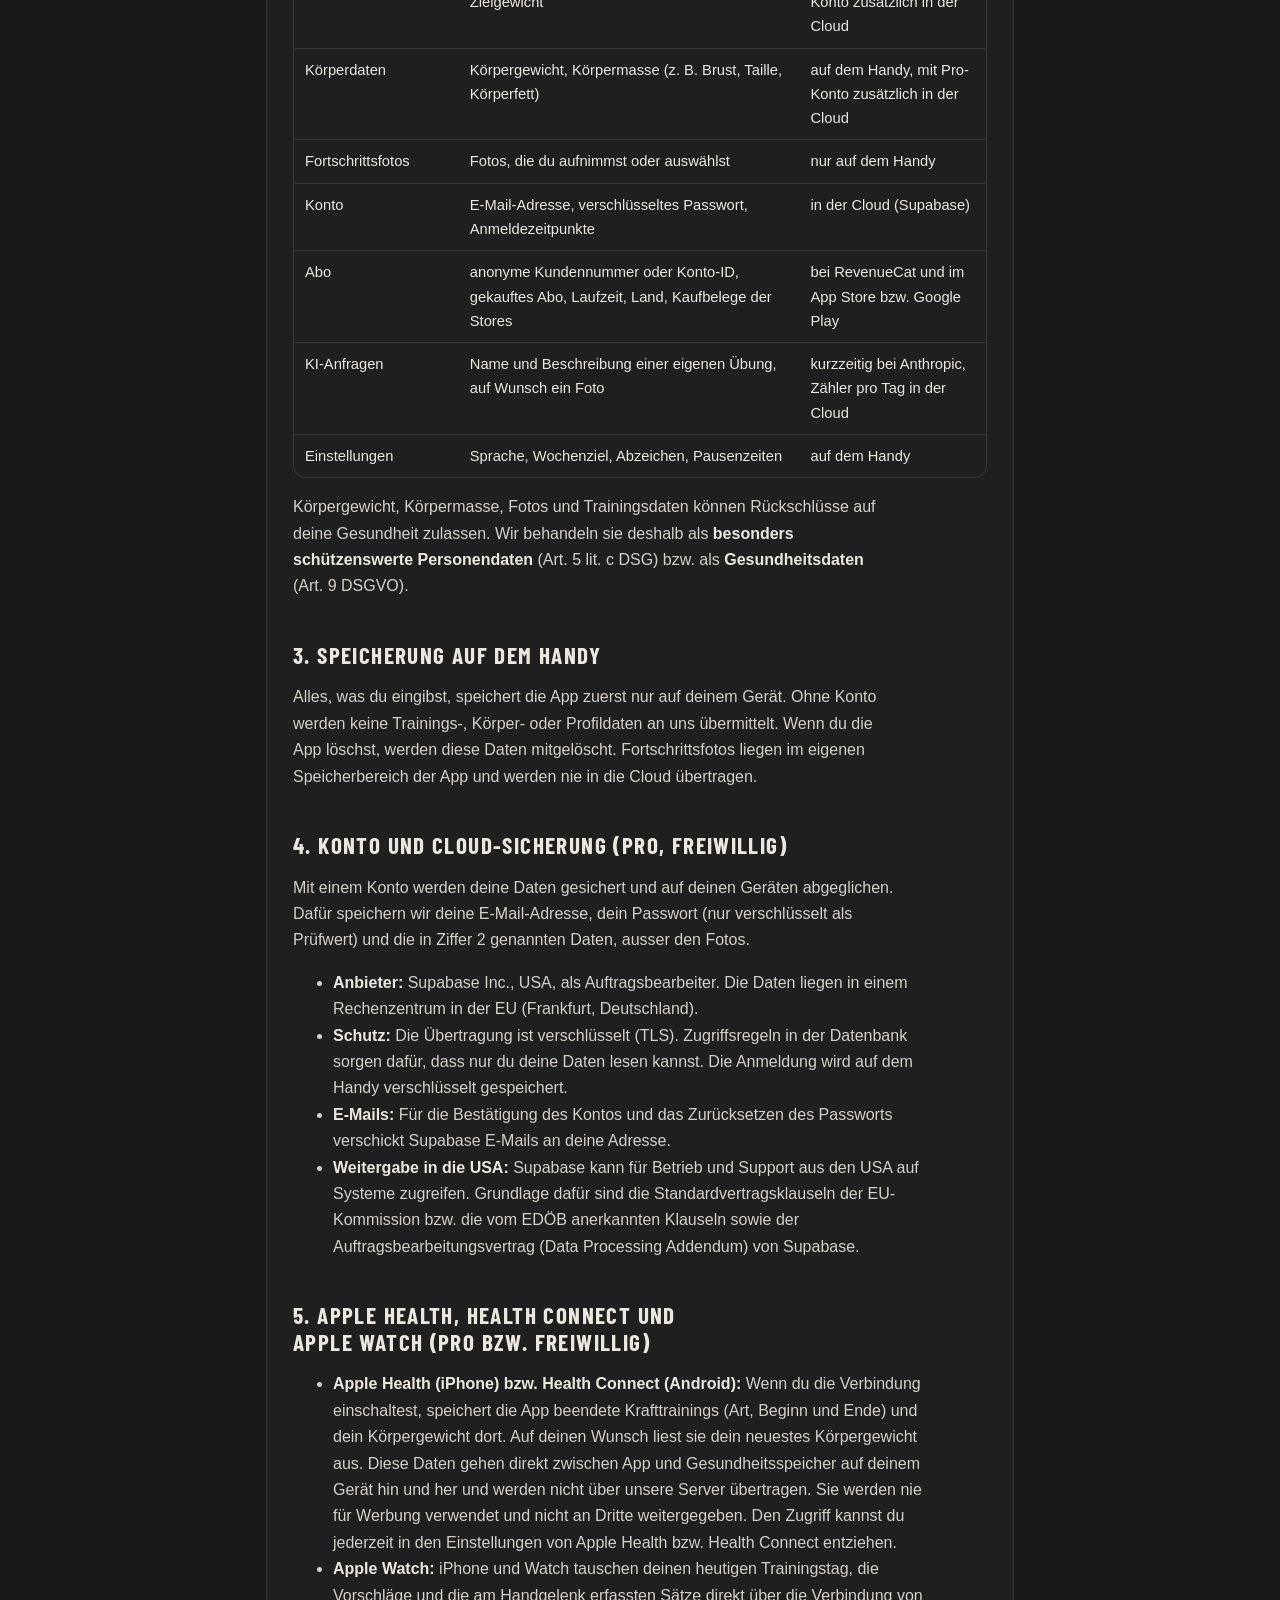
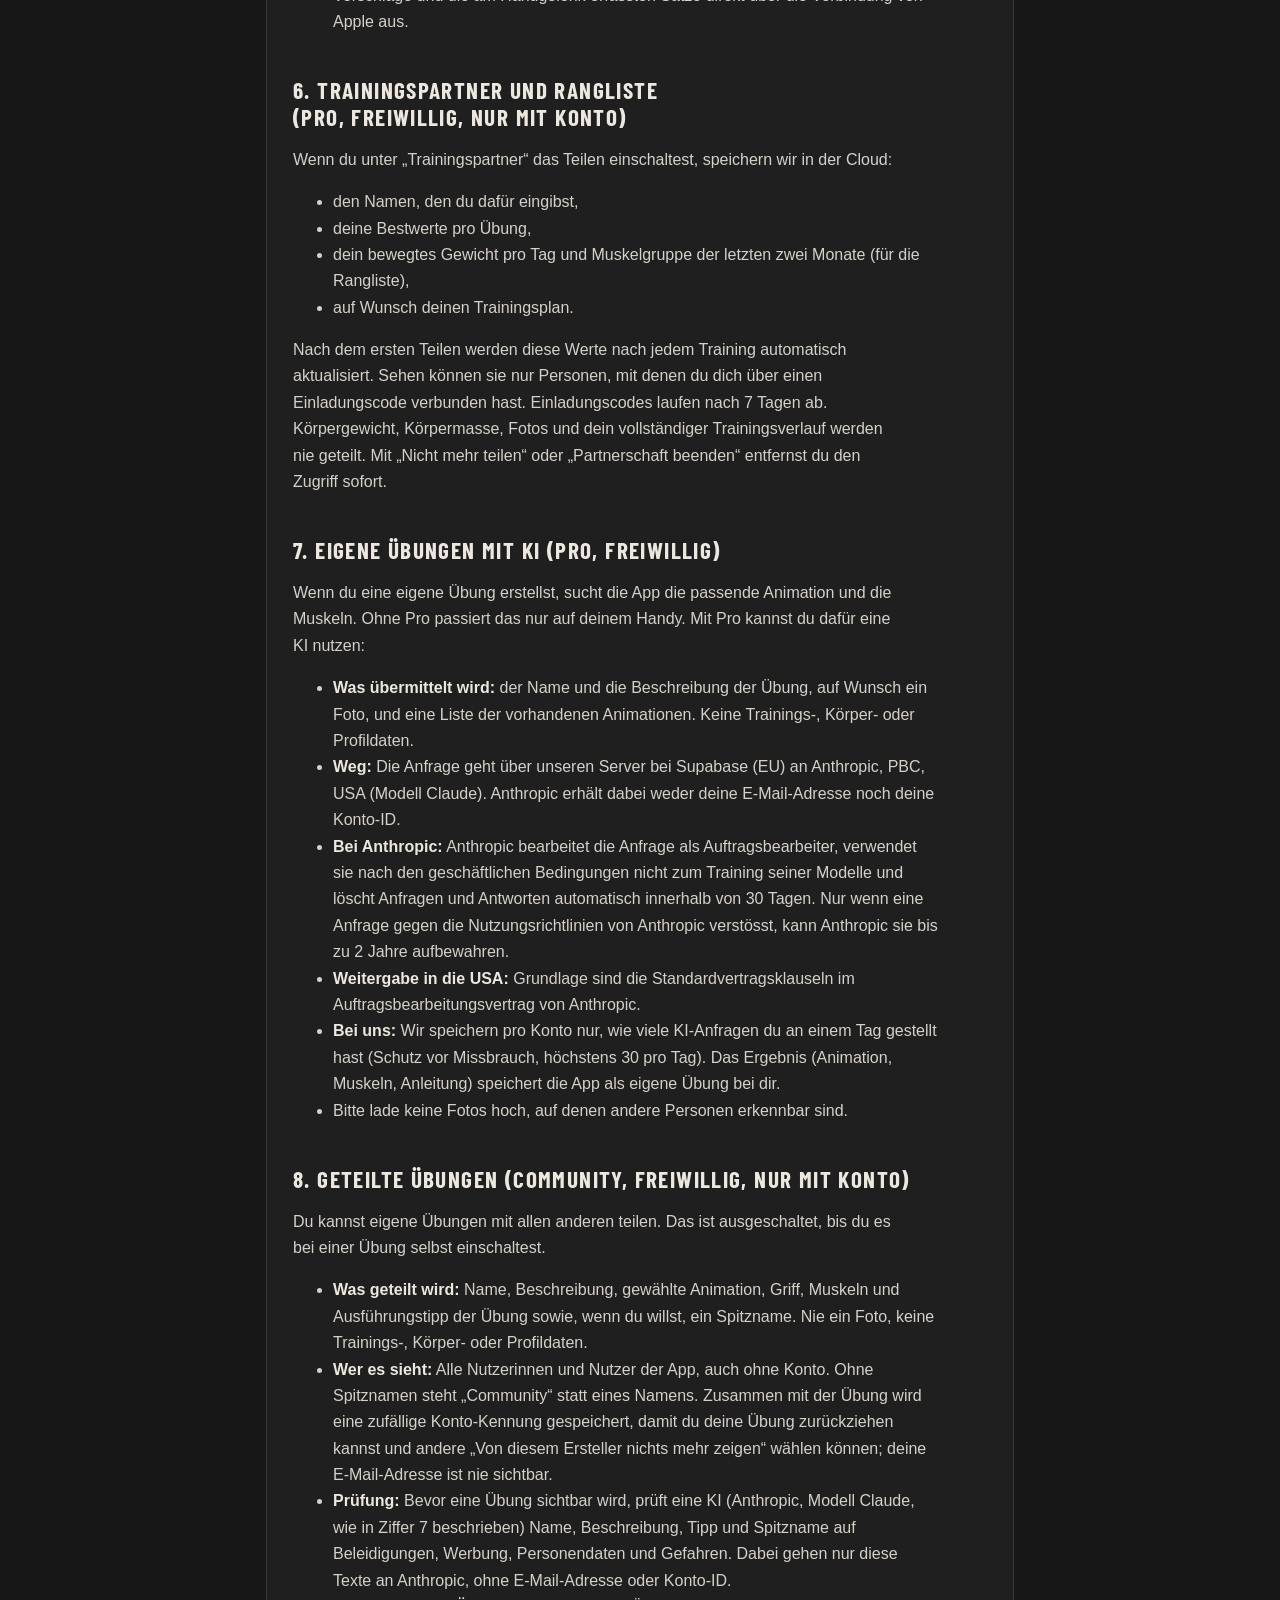
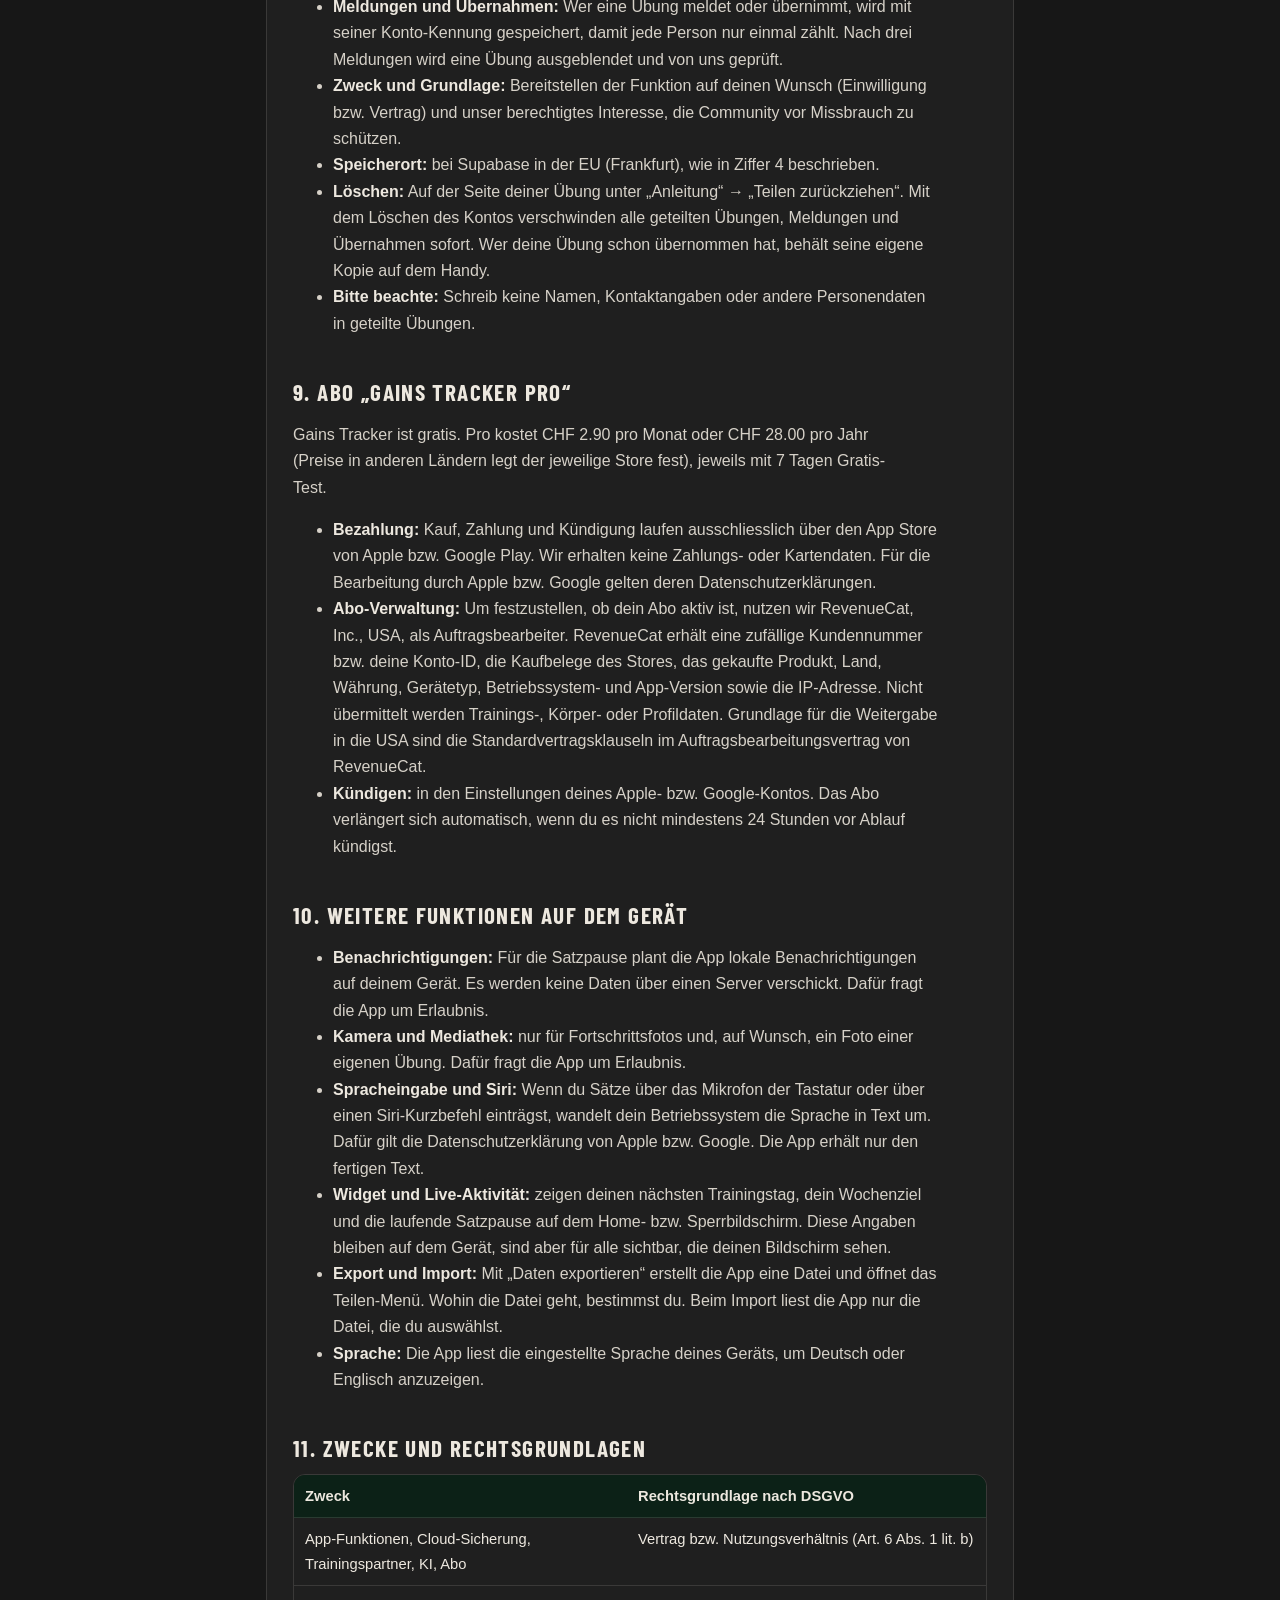
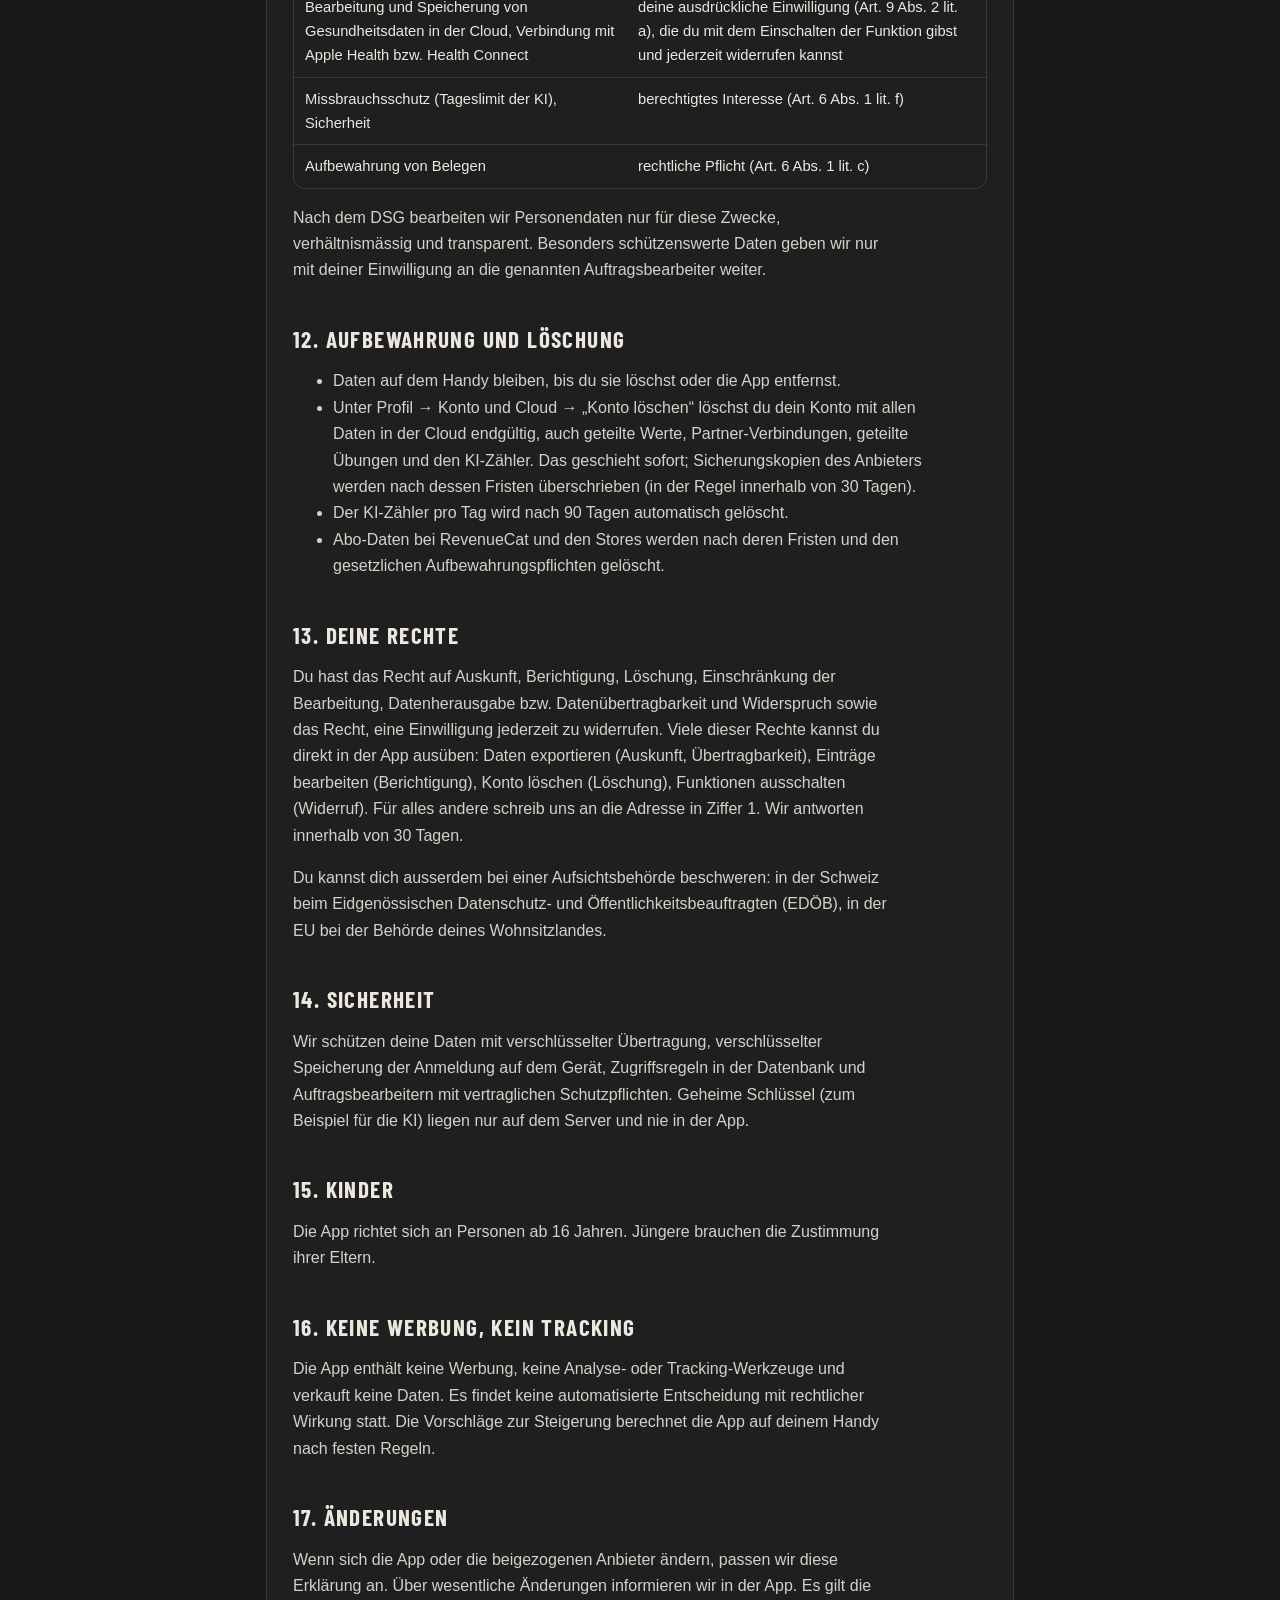
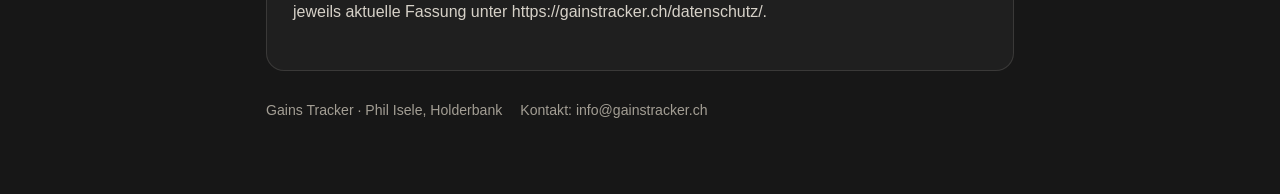
<file: datenschutz/index.html>
<!doctype html>
<html lang="de">
<head>
<meta charset="utf-8">
<meta name="theme-color" content="#171717">
<meta name="viewport" content="width=device-width,initial-scale=1,viewport-fit=cover">
<meta name="robots" content="index,follow">
<title>Datenschutzerklärung – Gains Tracker</title>
<meta name="description" content="Datenschutzerklärung der App Gains Tracker: welche Daten die App bearbeitet, wo sie gespeichert werden und welche Rechte du hast.">
<link rel="icon" type="image/png" href="../icon.png">
<style>
/* Datenschutz im Look der Webseite: Charcoal, Forest Green, Crimson. Inhalt aus docs/datenschutz.md der App. */
@font-face{font-family:"Barlow Condensed";font-weight:700;font-display:swap;src:url("../assets/fonts/BarlowCondensed_700Bold.ttf") format("truetype")}
:root{--bg:#171717;--paper:#1f1f1f;--ink:#ede8df;--muted:#a39e94;--line:rgba(237,232,223,.13);--accent:#e2453f;--tint:#0c2117;
 --display:"Barlow Condensed","Arial Narrow",sans-serif;--serif:"Didot","Bodoni 72","Bodoni MT","Playfair Display","Times New Roman",serif;
 --body:-apple-system,BlinkMacSystemFont,"Segoe UI",Roboto,sans-serif;color-scheme:dark}
*{box-sizing:border-box}
body{margin:0;background:var(--bg);color:var(--ink);font:16px/1.65 var(--body);-webkit-font-smoothing:antialiased}
.stripe{height:280px;background:radial-gradient(120% 120% at 80% 0%,#0c2117 0%,#06110C 55%,#171717 100%);position:absolute;inset:0 0 auto;z-index:-1}
.stripe::after{content:"";position:absolute;top:0;bottom:0;left:62%;width:120px;background:linear-gradient(180deg,rgba(163,28,27,.7),transparent);filter:blur(16px);transform:skewX(-14deg)}
.wrap{max-width:780px;margin:0 auto;padding-block:32px 72px;padding-left:max(16px,env(safe-area-inset-left,0px));padding-right:max(16px,env(safe-area-inset-right,0px));animation:rise .9s cubic-bezier(.16,1,.3,1)}
@keyframes rise{from{opacity:0;transform:translateY(24px)}}
@media (prefers-reduced-motion:reduce){.wrap{animation:none}}
.brand{font:700 15px/1 var(--display);letter-spacing:.2em;text-transform:uppercase;color:var(--ink);text-decoration:none}
.brand::before{content:"← ";color:var(--accent)}
h1{font:700 clamp(2.4rem,8vw,4.4rem)/.95 var(--serif);text-transform:uppercase;margin:60px 0 10px;text-wrap:balance;letter-spacing:-.01em}
h2{font:700 1.45rem/1.15 var(--display);text-transform:uppercase;letter-spacing:.06em;margin:42px 0 8px;scroll-margin-top:16px;text-wrap:balance;color:var(--ink)}
p,li{max-width:68ch;color:#d6d1c8}
a{color:var(--accent)}
strong{font-weight:650;color:var(--ink)}
.sheet{background:var(--paper);border:1px solid var(--line);border-radius:18px;padding:8px 26px 28px}
@media (max-width:480px){.sheet{padding:4px 14px 20px}}
.toc{background:var(--tint);border:1px solid var(--line);border-radius:18px;padding:16px 20px;margin:24px 0}
.toc b{font:700 13px var(--display);letter-spacing:.2em;text-transform:uppercase;color:var(--muted)}
.toc ol{columns:2 240px;margin:8px 0 0;padding-left:22px;font-size:.93rem}
.toc li{margin:2px 0;break-inside:avoid}
.toc a{color:var(--ink);text-decoration:none}.toc a:hover{color:var(--accent)}
.sheet > p:first-child{margin-top:18px}
.tbl{overflow-x:auto;margin:12px 0;border:1px solid var(--line);border-radius:12px}
table{border-collapse:collapse;width:100%;min-width:560px;font-size:.92rem}
th,td{text-align:left;vertical-align:top;padding:9px 11px;border-bottom:1px solid var(--line)}
thead th{background:var(--tint);font-weight:650}
tr:last-child td{border-bottom:0}
.meta{color:var(--muted);font-size:.9rem}
footer{margin-top:28px;color:var(--muted);font-size:.88rem;display:flex;flex-wrap:wrap;gap:6px 18px}
</style>
</head>
<body>
<div class="stripe"></div>
<div class="wrap">
<a class="brand" href="../">Gains Tracker</a>
<h1>Datenschutz&shy;erklärung</h1>
<p class="meta">Stand: 25. Oktober 2026</p>
<nav class="toc" aria-label="Inhalt"><b>Inhalt</b><ol><li><a href="#z1">Verantwortlich</a></li><li><a href="#z2">Welche Daten die App bearbeitet</a></li><li><a href="#z3">Speicherung auf dem Handy</a></li><li><a href="#z4">Konto und Cloud-Sicherung (Pro, freiwillig)</a></li><li><a href="#z5">Apple Health, Health Connect und Apple Watch (Pro bzw. freiwillig)</a></li><li><a href="#z6">Trainingspartner und Rangliste (Pro, freiwillig, nur mit Konto)</a></li><li><a href="#z7">Eigene Übungen mit KI (Pro, freiwillig)</a></li><li><a href="#z8">Geteilte Übungen (Community, freiwillig, nur mit Konto)</a></li><li><a href="#z9">Abo „Gains Tracker Pro“</a></li><li><a href="#z10">Weitere Funktionen auf dem Gerät</a></li><li><a href="#z11">Zwecke und Rechtsgrundlagen</a></li><li><a href="#z12">Aufbewahrung und Löschung</a></li><li><a href="#z13">Deine Rechte</a></li><li><a href="#z14">Sicherheit</a></li><li><a href="#z15">Kinder</a></li><li><a href="#z16">Keine Werbung, kein Tracking</a></li><li><a href="#z17">Änderungen</a></li></ol></nav>
<article class="sheet">

<p>Diese Erklärung beschreibt, welche Personendaten die App „Gains Tracker“ (iPhone, Apple Watch und Android) bearbeitet, wozu, wo sie gespeichert werden und welche Rechte du hast. Sie gilt nach dem Schweizer Datenschutzgesetz (DSG) und, soweit anwendbar, nach der EU-Datenschutz-Grundverordnung (DSGVO).</p>
<p>Kurz zusammengefasst:</p>
<ul>
<li>Ohne Konto bleiben alle deine Daten auf deinem Handy.</li>
<li>Es gibt keine Werbung, kein Tracking und keine Weitergabe zu Werbezwecken.</li>
<li>Cloud, Trainingspartner, KI, geteilte Übungen und Abo nutzt du nur, wenn du sie selbst einschaltest.</li>
</ul>
<h2 id="z1">1. Verantwortlich</h2>
<p>Phil Isele<br />
Fabrikweg 294<br />
4718 Holderbank, Schweiz<br />
E-Mail: info@gainstracker.ch</p>
<p>Bei Fragen zum Datenschutz und für alle Anfragen nach Ziffer 13 erreichst du uns unter dieser Adresse.</p>
<h2 id="z2">2. Welche Daten die App bearbeitet</h2>
<div class="tbl"><table>
<thead>
<tr>
<th>Daten</th>
<th>Beispiele</th>
<th>Wo gespeichert</th>
</tr>
</thead>
<tbody>
<tr>
<td>Trainingsdaten</td>
<td>Übungen, Sätze, Gewichte, Wiederholungen, Sekunden, Satz-Markierungen, Datum, Uhrzeit des Speicherns</td>
<td>auf dem Handy, mit Pro-Konto zusätzlich in der Cloud</td>
</tr>
<tr>
<td>Trainingsplan und eigene Übungen</td>
<td>Trainingstage, Übungen, Supersätze, Geräte-Einstellungen, eigene Übungen mit Name, Beschreibung und Muskeln</td>
<td>auf dem Handy, mit Pro-Konto zusätzlich in der Cloud</td>
</tr>
<tr>
<td>Profil</td>
<td>Name, Geschlecht, Jahrgang, Grösse, Ziel, Zielgewicht</td>
<td>auf dem Handy, mit Pro-Konto zusätzlich in der Cloud</td>
</tr>
<tr>
<td>Körperdaten</td>
<td>Körpergewicht, Körpermasse (z. B. Brust, Taille, Körperfett)</td>
<td>auf dem Handy, mit Pro-Konto zusätzlich in der Cloud</td>
</tr>
<tr>
<td>Fortschrittsfotos</td>
<td>Fotos, die du aufnimmst oder auswählst</td>
<td>nur auf dem Handy</td>
</tr>
<tr>
<td>Konto</td>
<td>E-Mail-Adresse, verschlüsseltes Passwort, Anmeldezeitpunkte</td>
<td>in der Cloud (Supabase)</td>
</tr>
<tr>
<td>Abo</td>
<td>anonyme Kundennummer oder Konto-ID, gekauftes Abo, Laufzeit, Land, Kaufbelege der Stores</td>
<td>bei RevenueCat und im App Store bzw. Google Play</td>
</tr>
<tr>
<td>KI-Anfragen</td>
<td>Name und Beschreibung einer eigenen Übung, auf Wunsch ein Foto</td>
<td>kurzzeitig bei Anthropic, Zähler pro Tag in der Cloud</td>
</tr>
<tr>
<td>Einstellungen</td>
<td>Sprache, Wochenziel, Abzeichen, Pausenzeiten</td>
<td>auf dem Handy</td>
</tr>
</tbody>
</table></div>
<p>Körpergewicht, Körpermasse, Fotos und Trainingsdaten können Rückschlüsse auf deine Gesundheit zulassen. Wir behandeln sie deshalb als <strong>besonders schützenswerte Personendaten</strong> (Art. 5 lit. c DSG) bzw. als <strong>Gesundheitsdaten</strong> (Art. 9 DSGVO).</p>
<h2 id="z3">3. Speicherung auf dem Handy</h2>
<p>Alles, was du eingibst, speichert die App zuerst nur auf deinem Gerät. Ohne Konto werden keine Trainings-, Körper- oder Profildaten an uns übermittelt. Wenn du die App löschst, werden diese Daten mitgelöscht. Fortschrittsfotos liegen im eigenen Speicherbereich der App und werden nie in die Cloud übertragen.</p>
<h2 id="z4">4. Konto und Cloud-Sicherung (Pro, freiwillig)</h2>
<p>Mit einem Konto werden deine Daten gesichert und auf deinen Geräten abgeglichen. Dafür speichern wir deine E-Mail-Adresse, dein Passwort (nur verschlüsselt als Prüfwert) und die in Ziffer 2 genannten Daten, ausser den Fotos.</p>
<ul>
<li><strong>Anbieter:</strong> Supabase Inc., USA, als Auftragsbearbeiter. Die Daten liegen in einem Rechenzentrum in der EU (Frankfurt, Deutschland).</li>
<li><strong>Schutz:</strong> Die Übertragung ist verschlüsselt (TLS). Zugriffsregeln in der Datenbank sorgen dafür, dass nur du deine Daten lesen kannst. Die Anmeldung wird auf dem Handy verschlüsselt gespeichert.</li>
<li><strong>E-Mails:</strong> Für die Bestätigung des Kontos und das Zurücksetzen des Passworts verschickt Supabase E-Mails an deine Adresse.</li>
<li><strong>Weitergabe in die USA:</strong> Supabase kann für Betrieb und Support aus den USA auf Systeme zugreifen. Grundlage dafür sind die Standardvertragsklauseln der EU-Kommission bzw. die vom EDÖB anerkannten Klauseln sowie der Auftragsbearbeitungsvertrag (Data Processing Addendum) von Supabase.</li>
</ul>
<h2 id="z5">5. Apple Health, Health Connect und Apple Watch (Pro bzw. freiwillig)</h2>
<ul>
<li><strong>Apple Health (iPhone) bzw. Health Connect (Android):</strong> Wenn du die Verbindung einschaltest, speichert die App beendete Krafttrainings (Art, Beginn und Ende) und dein Körpergewicht dort. Auf deinen Wunsch liest sie dein neuestes Körpergewicht aus. Diese Daten gehen direkt zwischen App und Gesundheitsspeicher auf deinem Gerät hin und her und werden nicht über unsere Server übertragen. Sie werden nie für Werbung verwendet und nicht an Dritte weitergegeben. Den Zugriff kannst du jederzeit in den Einstellungen von Apple Health bzw. Health Connect entziehen.</li>
<li><strong>Apple Watch:</strong> iPhone und Watch tauschen deinen heutigen Trainingstag, die Vorschläge und die am Handgelenk erfassten Sätze direkt über die Verbindung von Apple aus.</li>
</ul>
<h2 id="z6">6. Trainingspartner und Rangliste (Pro, freiwillig, nur mit Konto)</h2>
<p>Wenn du unter „Trainingspartner“ das Teilen einschaltest, speichern wir in der Cloud:</p>
<ul>
<li>den Namen, den du dafür eingibst,</li>
<li>deine Bestwerte pro Übung,</li>
<li>dein bewegtes Gewicht pro Tag und Muskelgruppe der letzten zwei Monate (für die Rangliste),</li>
<li>auf Wunsch deinen Trainingsplan.</li>
</ul>
<p>Nach dem ersten Teilen werden diese Werte nach jedem Training automatisch aktualisiert. Sehen können sie nur Personen, mit denen du dich über einen Einladungscode verbunden hast. Einladungscodes laufen nach 7 Tagen ab. Körpergewicht, Körpermasse, Fotos und dein vollständiger Trainingsverlauf werden nie geteilt. Mit „Nicht mehr teilen“ oder „Partnerschaft beenden“ entfernst du den Zugriff sofort.</p>
<h2 id="z7">7. Eigene Übungen mit KI (Pro, freiwillig)</h2>
<p>Wenn du eine eigene Übung erstellst, sucht die App die passende Animation und die Muskeln. Ohne Pro passiert das nur auf deinem Handy. Mit Pro kannst du dafür eine KI nutzen:</p>
<ul>
<li><strong>Was übermittelt wird:</strong> der Name und die Beschreibung der Übung, auf Wunsch ein Foto, und eine Liste der vorhandenen Animationen. Keine Trainings-, Körper- oder Profildaten.</li>
<li><strong>Weg:</strong> Die Anfrage geht über unseren Server bei Supabase (EU) an Anthropic, PBC, USA (Modell Claude). Anthropic erhält dabei weder deine E-Mail-Adresse noch deine Konto-ID.</li>
<li><strong>Bei Anthropic:</strong> Anthropic bearbeitet die Anfrage als Auftragsbearbeiter, verwendet sie nach den geschäftlichen Bedingungen nicht zum Training seiner Modelle und löscht Anfragen und Antworten automatisch innerhalb von 30 Tagen. Nur wenn eine Anfrage gegen die Nutzungsrichtlinien von Anthropic verstösst, kann Anthropic sie bis zu 2 Jahre aufbewahren.</li>
<li><strong>Weitergabe in die USA:</strong> Grundlage sind die Standardvertragsklauseln im Auftragsbearbeitungsvertrag von Anthropic.</li>
<li><strong>Bei uns:</strong> Wir speichern pro Konto nur, wie viele KI-Anfragen du an einem Tag gestellt hast (Schutz vor Missbrauch, höchstens 30 pro Tag). Das Ergebnis (Animation, Muskeln, Anleitung) speichert die App als eigene Übung bei dir.</li>
<li>Bitte lade keine Fotos hoch, auf denen andere Personen erkennbar sind.</li>
</ul>
<h2 id="z8">8. Geteilte Übungen (Community, freiwillig, nur mit Konto)</h2>
<p>Du kannst eigene Übungen mit allen anderen teilen. Das ist ausgeschaltet, bis du es bei einer Übung selbst einschaltest.</p>
<ul>
<li><strong>Was geteilt wird:</strong> Name, Beschreibung, gewählte Animation, Griff, Muskeln und Ausführungstipp der Übung sowie, wenn du willst, ein Spitzname. Nie ein Foto, keine Trainings-, Körper- oder Profildaten.</li>
<li><strong>Wer es sieht:</strong> Alle Nutzerinnen und Nutzer der App, auch ohne Konto. Ohne Spitznamen steht „Community“ statt eines Namens. Zusammen mit der Übung wird eine zufällige Konto-Kennung gespeichert, damit du deine Übung zurückziehen kannst und andere „Von diesem Ersteller nichts mehr zeigen“ wählen können; deine E-Mail-Adresse ist nie sichtbar.</li>
<li><strong>Prüfung:</strong> Bevor eine Übung sichtbar wird, prüft eine KI (Anthropic, Modell Claude, wie in Ziffer 7 beschrieben) Name, Beschreibung, Tipp und Spitzname auf Beleidigungen, Werbung, Personendaten und Gefahren. Dabei gehen nur diese Texte an Anthropic, ohne E-Mail-Adresse oder Konto-ID.</li>
<li><strong>Meldungen und Übernahmen:</strong> Wer eine Übung meldet oder übernimmt, wird mit seiner Konto-Kennung gespeichert, damit jede Person nur einmal zählt. Nach drei Meldungen wird eine Übung ausgeblendet und von uns geprüft.</li>
<li><strong>Zweck und Grundlage:</strong> Bereitstellen der Funktion auf deinen Wunsch (Einwilligung bzw. Vertrag) und unser berechtigtes Interesse, die Community vor Missbrauch zu schützen.</li>
<li><strong>Speicherort:</strong> bei Supabase in der EU (Frankfurt), wie in Ziffer 4 beschrieben.</li>
<li><strong>Löschen:</strong> Auf der Seite deiner Übung unter „Anleitung“ → „Teilen zurückziehen“. Mit dem Löschen des Kontos verschwinden alle geteilten Übungen, Meldungen und Übernahmen sofort. Wer deine Übung schon übernommen hat, behält seine eigene Kopie auf dem Handy.</li>
<li><strong>Bitte beachte:</strong> Schreib keine Namen, Kontaktangaben oder andere Personendaten in geteilte Übungen.</li>
</ul>
<h2 id="z9">9. Abo „Gains Tracker Pro“</h2>
<p>Gains Tracker ist gratis. Pro kostet CHF 2.90 pro Monat oder CHF 28.00 pro Jahr (Preise in anderen Ländern legt der jeweilige Store fest), jeweils mit 7 Tagen Gratis-Test.</p>
<ul>
<li><strong>Bezahlung:</strong> Kauf, Zahlung und Kündigung laufen ausschliesslich über den App Store von Apple bzw. Google Play. Wir erhalten keine Zahlungs- oder Kartendaten. Für die Bearbeitung durch Apple bzw. Google gelten deren Datenschutzerklärungen.</li>
<li><strong>Abo-Verwaltung:</strong> Um festzustellen, ob dein Abo aktiv ist, nutzen wir RevenueCat, Inc., USA, als Auftragsbearbeiter. RevenueCat erhält eine zufällige Kundennummer bzw. deine Konto-ID, die Kaufbelege des Stores, das gekaufte Produkt, Land, Währung, Gerätetyp, Betriebssystem- und App-Version sowie die IP-Adresse. Nicht übermittelt werden Trainings-, Körper- oder Profildaten. Grundlage für die Weitergabe in die USA sind die Standardvertragsklauseln im Auftragsbearbeitungsvertrag von RevenueCat.</li>
<li><strong>Kündigen:</strong> in den Einstellungen deines Apple- bzw. Google-Kontos. Das Abo verlängert sich automatisch, wenn du es nicht mindestens 24 Stunden vor Ablauf kündigst.</li>
</ul>
<h2 id="z10">10. Weitere Funktionen auf dem Gerät</h2>
<ul>
<li><strong>Benachrichtigungen:</strong> Für die Satzpause plant die App lokale Benachrichtigungen auf deinem Gerät. Es werden keine Daten über einen Server verschickt. Dafür fragt die App um Erlaubnis.</li>
<li><strong>Kamera und Mediathek:</strong> nur für Fortschrittsfotos und, auf Wunsch, ein Foto einer eigenen Übung. Dafür fragt die App um Erlaubnis.</li>
<li><strong>Spracheingabe und Siri:</strong> Wenn du Sätze über das Mikrofon der Tastatur oder über einen Siri-Kurzbefehl einträgst, wandelt dein Betriebssystem die Sprache in Text um. Dafür gilt die Datenschutzerklärung von Apple bzw. Google. Die App erhält nur den fertigen Text.</li>
<li><strong>Widget und Live-Aktivität:</strong> zeigen deinen nächsten Trainingstag, dein Wochenziel und die laufende Satzpause auf dem Home- bzw. Sperrbildschirm. Diese Angaben bleiben auf dem Gerät, sind aber für alle sichtbar, die deinen Bildschirm sehen.</li>
<li><strong>Export und Import:</strong> Mit „Daten exportieren“ erstellt die App eine Datei und öffnet das Teilen-Menü. Wohin die Datei geht, bestimmst du. Beim Import liest die App nur die Datei, die du auswählst.</li>
<li><strong>Sprache:</strong> Die App liest die eingestellte Sprache deines Geräts, um Deutsch oder Englisch anzuzeigen.</li>
</ul>
<h2 id="z11">11. Zwecke und Rechtsgrundlagen</h2>
<div class="tbl"><table>
<thead>
<tr>
<th>Zweck</th>
<th>Rechtsgrundlage nach DSGVO</th>
</tr>
</thead>
<tbody>
<tr>
<td>App-Funktionen, Cloud-Sicherung, Trainingspartner, KI, Abo</td>
<td>Vertrag bzw. Nutzungsverhältnis (Art. 6 Abs. 1 lit. b)</td>
</tr>
<tr>
<td>Bearbeitung und Speicherung von Gesundheitsdaten in der Cloud, Verbindung mit Apple Health bzw. Health Connect</td>
<td>deine ausdrückliche Einwilligung (Art. 9 Abs. 2 lit. a), die du mit dem Einschalten der Funktion gibst und jederzeit widerrufen kannst</td>
</tr>
<tr>
<td>Missbrauchsschutz (Tageslimit der KI), Sicherheit</td>
<td>berechtigtes Interesse (Art. 6 Abs. 1 lit. f)</td>
</tr>
<tr>
<td>Aufbewahrung von Belegen</td>
<td>rechtliche Pflicht (Art. 6 Abs. 1 lit. c)</td>
</tr>
</tbody>
</table></div>
<p>Nach dem DSG bearbeiten wir Personendaten nur für diese Zwecke, verhältnismässig und transparent. Besonders schützenswerte Daten geben wir nur mit deiner Einwilligung an die genannten Auftragsbearbeiter weiter.</p>
<h2 id="z12">12. Aufbewahrung und Löschung</h2>
<ul>
<li>Daten auf dem Handy bleiben, bis du sie löschst oder die App entfernst.</li>
<li>Unter Profil → Konto und Cloud → „Konto löschen“ löschst du dein Konto mit allen Daten in der Cloud endgültig, auch geteilte Werte, Partner-Verbindungen, geteilte Übungen und den KI-Zähler. Das geschieht sofort; Sicherungskopien des Anbieters werden nach dessen Fristen überschrieben (in der Regel innerhalb von 30 Tagen).</li>
<li>Der KI-Zähler pro Tag wird nach 90 Tagen automatisch gelöscht.</li>
<li>Abo-Daten bei RevenueCat und den Stores werden nach deren Fristen und den gesetzlichen Aufbewahrungspflichten gelöscht.</li>
</ul>
<h2 id="z13">13. Deine Rechte</h2>
<p>Du hast das Recht auf Auskunft, Berichtigung, Löschung, Einschränkung der Bearbeitung, Datenherausgabe bzw. Datenübertragbarkeit und Widerspruch sowie das Recht, eine Einwilligung jederzeit zu widerrufen. Viele dieser Rechte kannst du direkt in der App ausüben: Daten exportieren (Auskunft, Übertragbarkeit), Einträge bearbeiten (Berichtigung), Konto löschen (Löschung), Funktionen ausschalten (Widerruf). Für alles andere schreib uns an die Adresse in Ziffer 1. Wir antworten innerhalb von 30 Tagen.</p>
<p>Du kannst dich ausserdem bei einer Aufsichtsbehörde beschweren: in der Schweiz beim Eidgenössischen Datenschutz- und Öffentlichkeitsbeauftragten (EDÖB), in der EU bei der Behörde deines Wohnsitzlandes.</p>
<h2 id="z14">14. Sicherheit</h2>
<p>Wir schützen deine Daten mit verschlüsselter Übertragung, verschlüsselter Speicherung der Anmeldung auf dem Gerät, Zugriffsregeln in der Datenbank und Auftragsbearbeitern mit vertraglichen Schutzpflichten. Geheime Schlüssel (zum Beispiel für die KI) liegen nur auf dem Server und nie in der App.</p>
<h2 id="z15">15. Kinder</h2>
<p>Die App richtet sich an Personen ab 16 Jahren. Jüngere brauchen die Zustimmung ihrer Eltern.</p>
<h2 id="z16">16. Keine Werbung, kein Tracking</h2>
<p>Die App enthält keine Werbung, keine Analyse- oder Tracking-Werkzeuge und verkauft keine Daten. Es findet keine automatisierte Entscheidung mit rechtlicher Wirkung statt. Die Vorschläge zur Steigerung berechnet die App auf deinem Handy nach festen Regeln.</p>
<h2 id="z17">17. Änderungen</h2>
<p>Wenn sich die App oder die beigezogenen Anbieter ändern, passen wir diese Erklärung an. Über wesentliche Änderungen informieren wir in der App. Es gilt die jeweils aktuelle Fassung unter https://gainstracker.ch/datenschutz/.</p>
</article>
<footer><span>Gains Tracker · Phil Isele, Holderbank</span><span>Kontakt: info@gainstracker.ch</span></footer>
</div>
</body>
</html>
</file>
<file: assets/site.css>
/* Gains Tracker – Webseite. Farben aus der Vorlage: Charcoal Black, Forest Green, Crimson Red. */
@font-face { font-family: "Barlow Condensed"; font-weight: 600; font-display: swap; src: url("fonts/BarlowCondensed_600SemiBold.ttf") format("truetype"); }
@font-face { font-family: "Barlow Condensed"; font-weight: 700; font-display: swap; src: url("fonts/BarlowCondensed_700Bold.ttf") format("truetype"); }

:root {
  --charcoal: #171717;
  --charcoal-2: #1f1f1f;
  --forest: #06110C;
  --forest-2: #0c2117;
  --crimson: #A31C1B;
  --crimson-hi: #e2453f;   /* lighter red for small text on dark, keeps contrast */
  --cream: #ede8df;
  --mute: #9c978d;
  --line: rgba(237, 232, 223, .12);
  --serif: "Didot", "Bodoni 72", "Bodoni MT", "Playfair Display", "Times New Roman", serif;
  --cond: "Barlow Condensed", "Arial Narrow", sans-serif;
  --sans: -apple-system, BlinkMacSystemFont, "Segoe UI", Roboto, "Helvetica Neue", sans-serif;
  --ease: cubic-bezier(.16, 1, .3, 1);
  --gutter: clamp(16px, 5vw, 72px);
  color-scheme: dark;
}

* { box-sizing: border-box; }
html { scroll-behavior: smooth; overflow-x: clip; }
body { margin: 0; background: var(--charcoal); color: var(--cream); font: 17px/1.6 var(--sans); -webkit-font-smoothing: antialiased; }
img { display: block; max-width: 100%; height: auto; }
a { color: inherit; }
h1, h2, h3, p { margin: 0; }
::selection { background: var(--crimson); color: #fff; }

/* ---------- Scroll progress + nav ---------- */
.progress { position: fixed; top: 0; left: 0; right: 0; height: 3px; z-index: 60; background: var(--crimson); transform-origin: 0 50%; transform: scaleX(0); }
.nav { position: fixed; top: 0; left: 0; right: 0; z-index: 50; display: flex; align-items: center; gap: 24px; padding: 16px var(--gutter);
  transition: background .4s, backdrop-filter .4s, padding .4s; }
.nav.solid { background: rgba(23, 23, 23, .72); backdrop-filter: blur(14px); -webkit-backdrop-filter: blur(14px); padding-block: 10px; border-bottom: 1px solid var(--line); }
.logo { display: flex; align-items: center; gap: 10px; text-decoration: none; font: 700 18px var(--cond); letter-spacing: .14em; text-transform: uppercase; }
.logo img { background: var(--crimson); border-radius: 9px; padding: 2px; }
.nav nav { display: flex; gap: 26px; margin-left: auto; }
.nav nav a { text-decoration: none; font: 600 14px var(--cond); letter-spacing: .16em; text-transform: uppercase; color: var(--mute); transition: color .2s; }
.nav nav a:hover { color: var(--cream); }
.pill { text-decoration: none; font: 600 13px var(--cond); letter-spacing: .14em; text-transform: uppercase; border: 1px solid var(--line); border-radius: 99px; padding: 8px 16px; transition: background .25s, border-color .25s; }
.pill:hover { background: var(--crimson); border-color: var(--crimson); }
@media (max-width: 760px) { .nav nav { display: none; } .pill { margin-left: auto; } }

/* ---------- Shared type ---------- */
.eyebrow, .kicker { font: 600 13px/1.5 var(--cond); letter-spacing: .32em; text-transform: uppercase; color: var(--mute); }
.display { font: 700 clamp(40px, 7vw, 92px)/.95 var(--serif); letter-spacing: -.01em; text-transform: uppercase; margin-top: 14px; }
.display em { font-style: normal; color: var(--crimson-hi); }
@media (max-width: 600px) { .display { font-size: clamp(30px, 8.4vw, 44px); } .display.small { font-size: 28px; } }
.display.small { font-size: clamp(28px, 4vw, 44px); margin: 0 0 14px; }
.lead { color: var(--mute); font-size: clamp(16px, 1.5vw, 19px); max-width: 46ch; }
.lead.center { margin: 28px auto 0; text-align: center; }
.red { color: var(--crimson); }
.light { color: var(--cream); }
section { position: relative; }

/* ---------- Hero ---------- */
.hero { min-height: 100svh; display: grid; grid-template-columns: 1.15fr .85fr; align-items: center; gap: 4vw; padding: 120px var(--gutter) 80px;
  background: radial-gradient(120% 80% at 70% 60%, var(--forest-2) 0%, var(--forest) 45%, var(--charcoal) 100%); overflow: hidden; }
.beam { position: absolute; top: -10%; bottom: -10%; left: 54%; width: 16vw; min-width: 120px; background: linear-gradient(180deg, transparent, rgba(163, 28, 27, .85) 35%, rgba(163, 28, 27, .25) 80%, transparent);
  filter: blur(18px); transform: skewX(-14deg) scaleY(0); transform-origin: top; opacity: .9; transition: transform 1.6s var(--ease) .6s; }
.ready .beam { transform: skewX(-14deg) scaleY(1); }
.hero-copy { position: relative; z-index: 2; }
.hero h1 { font: 700 clamp(50px, 9vw, 150px)/.9 var(--serif); text-transform: uppercase; letter-spacing: -.02em; margin: 26px 0 0; }
.hero h1 .split { display: block; }
.rule { display: block; width: 56px; height: 1px; background: var(--cream); opacity: .6; margin: 32px 0 22px; }
.ctas { display: flex; flex-wrap: wrap; gap: 14px; margin-top: 34px; }
.btn { display: inline-flex; align-items: center; gap: 14px; text-decoration: none; font: 600 14px var(--cond); letter-spacing: .2em; text-transform: uppercase; padding: 15px 26px; border-radius: 99px; border: 1px solid var(--cream); transition: background .3s, color .3s, border-color .3s; will-change: transform; }
.btn em { font-style: normal; transition: transform .3s var(--ease); }
.btn:hover em { transform: translateX(5px); }
.btn:hover { background: var(--cream); color: var(--charcoal); }
.btn.ghost { border-color: var(--line); color: var(--mute); }
.btn.ghost:hover { background: transparent; color: var(--cream); border-color: var(--cream); }
.btn.light { margin-top: 44px; }

.hero-phone { position: relative; z-index: 2; justify-self: center; width: min(360px, 100%); perspective: 1200px; }
.phone { aspect-ratio: 1290 / 2050; overflow: hidden; border-radius: 34px; border: 1px solid rgba(255,255,255,.14); box-shadow: 0 50px 100px rgba(0,0,0,.55), 0 0 0 10px rgba(0,0,0,.35);
  transform: translateY(80px) rotateY(-18deg) rotateX(8deg) scale(.92); opacity: 0; transition: transform 1.4s var(--ease) .5s, opacity 1s ease .5s; }
.phone img { width: 100%; height: 100%; object-fit: cover; object-position: 50% 100%; }
.ready .phone { transform: rotateY(var(--ry, -8deg)) rotateX(var(--rx, 4deg)); opacity: 1; }
.chip { position: absolute; background: rgba(23,23,23,.78); backdrop-filter: blur(10px); -webkit-backdrop-filter: blur(10px); border: 1px solid var(--line); border-radius: 14px; padding: 10px 14px; display: grid; gap: 2px;
  opacity: 0; transform: translateY(20px); transition: opacity .8s ease 1.3s, transform 1s var(--ease) 1.3s; }
.chip b { font: 700 20px var(--cond); letter-spacing: .04em; }
.chip span { font-size: 12px; color: var(--mute); }
.chip.c1 { left: -18%; top: 54%; border-left: 3px solid var(--crimson); }
.chip.c2 { right: -14%; top: 14%; transition-delay: 1.5s; }
.ready .chip { opacity: 1; transform: none; }
.scroll-hint { position: absolute; left: 50%; bottom: 24px; width: 26px; height: 42px; border: 1px solid var(--line); border-radius: 99px; translate: -50% 0; }
.scroll-hint span { position: absolute; left: 50%; top: 8px; width: 3px; height: 8px; background: var(--cream); border-radius: 2px; translate: -50% 0; animation: hint 1.8s ease-in-out infinite; }
@keyframes hint { 0% { transform: translateY(0); opacity: 1; } 70% { transform: translateY(14px); opacity: 0; } 100% { opacity: 0; } }

@media (max-width: 900px) {
  .hero { grid-template-columns: 1fr; padding-top: 110px; text-align: left; }
  .hero-phone { width: min(280px, 78vw); margin-top: 20px; }
  .chip.c1 { left: -10%; } .chip.c2 { right: -8%; }
  .beam { left: 40%; }
}

/* Split letters: each letter rises out of a mask */
.split .w { display: inline-block; white-space: nowrap; overflow: hidden; vertical-align: top; padding: .14em 0 .06em; margin: -.14em 0 -.06em; }
.split .l { display: inline-block; transform: translateY(105%); transition: transform 1.1s var(--ease); transition-delay: calc(var(--d) * 38ms + var(--base, 0ms)); }
.split.on .l { transform: none; }

/* ---------- Band ---------- */
.band-wrap { overflow: hidden; padding: 24px 0 40px; margin: -24px 0 0; position: relative; z-index: 3; }
.band { background: var(--crimson); color: #fff; overflow: hidden; padding: 18px 0; transform: rotate(-2deg) scale(1.04); }
.band .track { display: flex; gap: 34px; width: max-content; animation: marquee 32s linear infinite; font: 700 clamp(20px, 3vw, 32px)/1 var(--cond); letter-spacing: .1em; text-transform: uppercase; white-space: nowrap; }
.band i { font-style: normal; opacity: .6; }
@keyframes marquee { to { transform: translateX(-50%); } }

/* ---------- Statement ---------- */
.statement { padding: 12vh 0; overflow: hidden; }
.statement p { backface-visibility: hidden; font: 700 clamp(40px, 9vw, 150px)/.92 var(--serif); text-transform: uppercase; letter-spacing: -.02em; will-change: transform, opacity; overflow-wrap: anywhere; }
@media (max-width: 600px) { .statement p { font-size: 11vw; } }
.statement .slide-l { padding-left: var(--gutter); }
.statement .slide-r { text-align: right; padding-right: var(--gutter); }

/* ---------- Highlights ---------- */
.highlights { padding: 10vh var(--gutter) 14vh; }
.stats { display: grid; grid-template-columns: repeat(4, 1fr); gap: 0; margin-top: 64px; border-top: 1px solid var(--line); }
.stat { padding: 34px 26px 10px 0; border-right: 1px solid var(--line); padding-left: 26px; }
.stat:first-child { padding-left: 0; }
.stat:last-child { border-right: 0; }
.stat b { display: block; font: 700 clamp(64px, 8vw, 120px)/1 var(--serif); color: var(--crimson-hi); font-variant-numeric: tabular-nums; }
.stat h3 { font: 700 20px var(--cond); letter-spacing: .1em; text-transform: uppercase; margin: 14px 0 10px; }
.stat p { color: var(--mute); font-size: 15px; }
@media (max-width: 900px) { .stats { grid-template-columns: 1fr 1fr; } .stat { border-bottom: 1px solid var(--line); padding-left: 18px !important; } .stat:nth-child(2n) { border-right: 0; } .stat:nth-child(2n+1) { padding-left: 0 !important; } }
@media (max-width: 520px) { .stats { grid-template-columns: 1fr; } .stat { border-right: 0; padding-left: 0 !important; } }

/* ---------- Pinned gallery ---------- */
.gallery { height: 380vh; background: var(--forest); }
.pin { position: sticky; top: 0; height: 100svh; overflow: hidden; display: flex; flex-direction: column; justify-content: center; gap: 4vh; }
.gallery-head { padding: 0 var(--gutter); display: flex; align-items: flex-end; justify-content: space-between; gap: 30px; flex-wrap: wrap; }
.gallery-head .display { font-size: clamp(34px, 5.4vw, 72px); }
.meter { width: 180px; height: 2px; background: var(--line); }
.meter span { display: block; height: 100%; background: var(--crimson-hi); transform-origin: 0 50%; transform: scaleX(0); }
.rail { display: flex; gap: clamp(18px, 3vw, 40px); padding: 0 var(--gutter); width: max-content; will-change: transform; }
.slide { margin: 0; width: min(clamp(200px, 22vw, 300px), calc(60svh * .4615)); flex: none; perspective: 900px; }
.slide img { border-radius: 22px; border: 1px solid var(--line); box-shadow: 0 30px 60px rgba(0,0,0,.4); will-change: transform, opacity; backface-visibility: hidden; }
.slide figcaption { margin-top: 16px; font: 600 15px var(--cond); letter-spacing: .14em; text-transform: uppercase; display: flex; gap: 12px; }
.slide figcaption b { color: var(--crimson-hi); }
@media (max-width: 700px) { .slide { width: 58vw; } .slide img { max-height: 58svh; width: auto; } }

/* ---------- Phone screens with recorded video ---------- */
.screen { position: relative; aspect-ratio: 390 / 844; overflow: hidden; border-radius: 30px; background: #111; border: 1px solid rgba(255,255,255,.14); box-shadow: 0 40px 80px rgba(0,0,0,.5), 0 0 0 8px rgba(0,0,0,.35); }
.screen video, .screen img { position: absolute; inset: 0; width: 100%; height: 100%; object-fit: cover; object-position: 50% 0; display: block; }
.glint { position: absolute; inset: 0; pointer-events: none; background: linear-gradient(115deg, transparent 35%, rgba(255,255,255,.14) 48%, transparent 60%); transform: translateX(-120%); animation: glint 7s ease-in-out infinite; }
@keyframes glint { 0%, 70% { transform: translateX(-120%); } 85%, 100% { transform: translateX(120%); } }
.phone.screen { aspect-ratio: 390 / 844; border-radius: 34px; }

/* ---------- Live clips ---------- */
.live { padding: 14vh 0 12vh; overflow: hidden; background: radial-gradient(80% 60% at 50% 30%, rgba(163,28,27,.12), transparent 70%), var(--charcoal); }
.live-head { padding: 0 var(--gutter); max-width: 900px; }
.live-head .lead { margin-top: 20px; }
.clips { display: grid; grid-template-columns: repeat(4, 1fr); gap: clamp(16px, 2.4vw, 36px); padding: 8vh var(--gutter) 0; align-items: start; }
.clip { margin: 0; will-change: transform; }
.clip:nth-child(even) { margin-top: 10vh; }
.clip figcaption { margin-top: 18px; font: 600 15px var(--cond); letter-spacing: .14em; text-transform: uppercase; display: flex; gap: 12px; }
.clip figcaption b { color: var(--crimson-hi); }
.clip .screen { opacity: 0; transform: translateY(60px) scale(.94) rotate(var(--rot, 0deg)); transition: opacity .9s ease, transform 1.2s var(--ease); }
.clip.on .screen { opacity: 1; transform: rotate(var(--rot, 0deg)); }
.clip:nth-child(1) { --rot: -2deg; } .clip:nth-child(2) { --rot: 1.5deg; } .clip:nth-child(3) { --rot: -1deg; } .clip:nth-child(4) { --rot: 2deg; }
.dots { display: none; }
@media (max-width: 900px) {
  .clips { display: flex; overflow-x: auto; scroll-snap-type: x mandatory; gap: 16px; padding: 6vh 16px 8px; scrollbar-width: none; -webkit-overflow-scrolling: touch; }
  .clips::-webkit-scrollbar { display: none; }
  .clip { flex: 0 0 66vw; max-width: 300px; scroll-snap-align: center; transform: none !important; }
  .clip:nth-child(even) { margin-top: 0; }
  .clip:first-child { margin-left: 8vw; } .clip:last-child { margin-right: 8vw; }
  .dots { display: flex; justify-content: center; gap: 8px; margin-top: 18px; }
  .dots span { width: 8px; height: 8px; border-radius: 99px; background: var(--line); transition: width .3s var(--ease), background .3s; }
  .dots span.on { width: 26px; background: var(--crimson-hi); }
}

/* ---------- Real recording in the own-exercise section ---------- */
.custom-real { display: none; margin: 0; }
.custom-real figcaption { margin-top: 12px; text-align: center; font: 600 13px var(--cond); letter-spacing: .16em; text-transform: uppercase; color: var(--mute); }
@media (min-width: 1200px) {
  .custom .custom-pin { grid-template-columns: 1fr 240px minmax(320px, 400px); gap: 4vw; }
  .custom-real { display: block; }
  .custom-real .screen { max-height: 70svh; aspect-ratio: 390 / 844; width: auto; margin: 0 auto; }
}

/* Idle panel and step progress (progress only on phones) */
.idle { position: absolute; inset: 0; display: flex; flex-direction: column; justify-content: center; align-items: center; gap: 8px; text-align: center; padding: 16px; border: 1px dashed var(--line); border-radius: 16px; color: var(--mute); font-size: 13px; transition: opacity .4s; }
.idle b { font: 700 46px/1 var(--serif); color: var(--crimson-hi); }
.custom:not([data-stage="0"]) .idle { opacity: 0; }
.c-progress { display: none; }

/* ---------- Own exercise on phones: everything in one screen, demo fills the rest ---------- */
@media (max-width: 900px) {
  .custom .custom-pin { display: flex; flex-direction: column; height: 100svh; padding: 80px 16px 12px; gap: 12px; align-content: initial; }
  .custom .eyebrow { display: none; }
  .custom-copy { flex: none; }
  .custom .display { font-size: clamp(24px, 7vw, 30px); margin-top: 0; }
  .c-progress { display: grid; grid-template-columns: repeat(4, 1fr); gap: 4px; margin-top: 12px; }
  .c-progress span { font: 600 10px/1.2 var(--cond); letter-spacing: .08em; text-transform: uppercase; color: var(--mute); padding-top: 6px; border-top: 3px solid var(--line); transition: color .3s, border-color .3s; white-space: nowrap; overflow: hidden; text-overflow: ellipsis; }
  .custom[data-stage="0"] .c-progress span:nth-child(-n+1),
  .custom[data-stage="1"] .c-progress span:nth-child(-n+2),
  .custom[data-stage="2"] .c-progress span:nth-child(-n+3),
  .custom[data-stage="3"] .c-progress span { border-color: var(--crimson-hi); color: var(--cream); }
  .custom .steps { margin-top: 8px; }
  .custom .step { grid-template-columns: 1fr; padding: 0; border: 0; }
  .custom .step > b { display: none; }
  .custom .step h3 { display: none; }
  .custom .step.on p { margin-top: 0; font-size: 14px; line-height: 1.45; max-height: none; }
  .custom .soon { font-size: 10px; margin-top: 6px; }
  .custom .custom-demo { flex: 1 1 auto; min-height: 0; display: flex; flex-direction: column; max-width: 440px; width: 100%; align-self: center; padding: 12px 12px 12px; border-radius: 22px; transform: none; zoom: 1; }
  .custom .demo-head { font-size: 14px; padding-bottom: 8px; margin-bottom: 4px; }
  .custom .demo-head img { width: 22px; height: 22px; }
  .custom .custom-demo label { margin: 6px 0 4px; font-size: 10px; }
  .custom .field { min-height: 36px; padding: 8px 10px; font-size: 13px; border-radius: 10px; }
  .custom .field.tall { min-height: 52px; }
  .custom .demo-btn { margin-top: 8px; padding: 8px; font-size: 13px; }
  .custom .demo-stage { flex: 1 1 auto; min-height: 150px; height: auto; margin-top: 10px; }
  .custom .result { display: flex; flex-direction: column; padding: 10px; }
  .custom .figure { flex: 1 1 auto; min-height: 60px; aspect-ratio: auto; }
  .custom .from { font-size: 11px; margin: 6px 0 4px; }
  .custom .chips span { font-size: 11px; padding: 3px 8px; }
  .custom .ai-list { font-size: 13px; gap: 3px; }
  .custom .saved { top: 26px; padding: 10px; }
}
@media (max-width: 900px) and (max-height: 700px) {
  .custom .step.on p { display: -webkit-box; -webkit-line-clamp: 2; -webkit-box-orient: vertical; overflow: hidden; }
  .custom .soon { display: none; }
  .custom .demo-head, .custom .custom-demo label, .custom .from { display: none; }
  .custom .custom-pin { padding-top: 72px; gap: 8px; }
  .custom .field { min-height: 34px; padding: 7px 10px; }
  .custom .field.tall { min-height: 46px; }
  .custom .demo-stage { min-height: 170px; }
}

/* ---------- Arm that logs sets ---------- */
.lift { display: grid; grid-template-columns: 1fr 1fr; align-items: center; gap: 4vw; padding: 12vh var(--gutter); overflow: hidden; }
.lift-points { list-style: none; padding: 0; margin: 28px 0 0; display: flex; flex-wrap: wrap; gap: 8px; }
.lift-points li { font: 600 13px var(--cond); letter-spacing: .14em; text-transform: uppercase; border: 1px solid var(--line); border-radius: 99px; padding: 8px 14px; }
.lift-points li::before { content: "✓ "; color: var(--crimson-hi); }
.lift-photo { margin: 0; width: min(520px, 100%); justify-self: center; aspect-ratio: 3 / 4; border-radius: 28px; overflow: hidden; background: #0b0b0e; }
.lift-photo img { display: block; width: 100%; height: 100%; object-fit: cover; -webkit-mask-image: radial-gradient(ellipse 85% 80% at 55% 50%, #000 62%, transparent 100%); mask-image: radial-gradient(ellipse 85% 80% at 55% 50%, #000 62%, transparent 100%); }
@media (max-width: 900px) {
  .lift { grid-template-columns: 1fr; padding: 10vh 16px; gap: 24px; }
  .lift-photo { width: min(420px, 100%); }
}

/* ---------- Barbell loads its plates ---------- */
.barbell { margin: 8vh auto 0; max-width: 760px; text-align: center; }
.barbell svg { display: block; }
@media (max-width: 600px) { .barbell { overflow: hidden; padding-top: 24px; } .barbell svg { transform: scale(1.35); margin: 10px 0; } }
.barbell svg { width: 100%; height: auto; overflow: visible; }
.barbell p { margin-top: 10px; font: 600 13px var(--cond); letter-spacing: .18em; text-transform: uppercase; color: var(--mute); }
.plates-l .pl, .plates-r .pl { transition: transform .8s cubic-bezier(.34,1.3,.64,1), opacity .4s; opacity: 0; }
.plates-l .pl { transform: translateX(-160px); } .plates-r .pl { transform: translateX(160px); }
.barbell.on .pl { transform: none; opacity: 1; }
.barbell .pl:nth-child(1) { transition-delay: .05s; } .barbell .pl:nth-child(2) { transition-delay: .25s; } .barbell .pl:nth-child(3) { transition-delay: .45s; }
.barbell.on .bb-lift { animation: lift 1.4s cubic-bezier(.5,0,.3,1) 1.2s both; }
@keyframes lift { 0% { transform: translateY(0); } 40% { transform: translateY(-26px); } 60% { transform: translateY(-26px); } 100% { transform: translateY(0); } }

/* ---------- Feature icons drawn on reveal ---------- */
.ico { width: 34px; height: 34px; fill: none; stroke: var(--crimson-hi); stroke-width: 1.4; stroke-linecap: round; stroke-linejoin: round; display: block; margin-bottom: 18px; }
.ico path { stroke-dasharray: 120; stroke-dashoffset: 120; transition: stroke-dashoffset 1.8s var(--ease) .3s; }
.card.on .ico path { stroke-dashoffset: 0; }
.card .no { position: absolute; top: 26px; right: 22px; }
.card h3 { margin-top: 18px; }

/* ---------- Mobile menu ---------- */
.menu-btn { display: none; width: 44px; height: 44px; border: 1px solid var(--line); border-radius: 50%; background: transparent; position: relative; cursor: pointer; flex: none; }
.menu-btn span { position: absolute; left: 13px; right: 13px; height: 1.5px; background: var(--cream); transition: transform .4s var(--ease), top .4s var(--ease); }
.menu-btn span:first-child { top: 17px; } .menu-btn span:last-child { top: 25px; }
.menu-open .menu-btn span:first-child { top: 21px; transform: rotate(45deg); }
.menu-open .menu-btn span:last-child { top: 21px; transform: rotate(-45deg); }
.menu { position: fixed; inset: 0; z-index: 45; background: var(--forest); display: flex; flex-direction: column; justify-content: center; padding: 90px 24px 40px; clip-path: circle(0% at calc(100% - 40px) 40px); transition: clip-path .7s var(--ease); }
.menu[hidden] { display: flex; visibility: hidden; }
.menu-open .menu { clip-path: circle(150% at calc(100% - 40px) 40px); visibility: visible; }
.menu nav { display: grid; gap: 6px; }
.menu nav a { font: 700 clamp(34px, 9.5vw, 56px)/1.05 var(--serif); text-transform: uppercase; text-decoration: none; display: flex; align-items: baseline; gap: 14px; opacity: 0; transform: translateY(30px); transition: opacity .5s, transform .7s var(--ease); }
.menu nav a small { font: 600 13px var(--cond); letter-spacing: .2em; color: var(--crimson-hi); }
.menu-open .menu nav a { opacity: 1; transform: none; }
.menu-open .menu nav a:nth-child(1) { transition-delay: .15s; } .menu-open .menu nav a:nth-child(2) { transition-delay: .2s; } .menu-open .menu nav a:nth-child(3) { transition-delay: .25s; }
.menu-open .menu nav a:nth-child(4) { transition-delay: .3s; } .menu-open .menu nav a:nth-child(5) { transition-delay: .35s; } .menu-open .menu nav a:nth-child(6) { transition-delay: .4s; }
.menu-foot a { color: var(--cream); text-decoration: none; }
.menu-foot { margin-top: auto; color: var(--mute); font: 600 13px var(--cond); letter-spacing: .2em; text-transform: uppercase; }
body.menu-open { overflow: hidden; }
@media (max-width: 760px) {
  .menu-btn { display: block; }
  .pill { margin-left: auto; }
  .nav { gap: 10px; }
  .nav.solid { background: rgba(23, 23, 23, .94); }
  .menu-open .nav { background: transparent; border-color: transparent; }
  .logo span { font-size: 16px; }
}
.logo span, .pill { white-space: nowrap; }
@media (max-width: 480px) { .pill { display: none; } .menu-btn { margin-left: auto; } }

/* ---------- Phone tuning ---------- */
@media (max-width: 760px) {
  /* phones: no live blur while scrolling, it costs frames */
  .nav.solid { backdrop-filter: none; -webkit-backdrop-filter: none; }
  .beam { filter: none; width: 46vw; background: linear-gradient(90deg, transparent, rgba(163,28,27,.55) 45%, rgba(163,28,27,.55) 55%, transparent), linear-gradient(180deg, transparent, rgba(0,0,0,0) 30%, transparent); -webkit-mask-image: linear-gradient(180deg, transparent, #000 25%, #000 70%, transparent); mask-image: linear-gradient(180deg, transparent, #000 25%, #000 70%, transparent); }
  .chip { backdrop-filter: none; -webkit-backdrop-filter: none; background: rgba(23,23,23,.92); }
}
@media (max-width: 600px) {
  .hero { padding-top: 96px; min-height: auto; padding-bottom: 70px; }
  .hero h1 { font-size: clamp(46px, 14vw, 72px); }
  .hero-phone { width: min(250px, 66vw); }
  .chip { padding: 8px 12px; } .chip b { font-size: 17px; } .chip span { font-size: 11px; }
  .chip.c1 { left: -16%; } .chip.c2 { right: -16%; }
  .scroll-hint { display: none; }
  .statement { padding: 6vh 0; }
  .highlights { padding: 6vh var(--gutter) 10vh; }
  .stats { margin-top: 36px; }
  .stat b { font-size: 72px; }
  .gallery { height: 300vh; }
  .features { padding: 10vh var(--gutter); }
  .grid { margin-top: 36px; }
  .data, .start { padding: 12vh var(--gutter); }
  .help { padding: 10vh var(--gutter); }
  .btn { padding: 14px 22px; min-height: 48px; }
  .ctas .btn { flex: 1 1 auto; justify-content: center; }
}

/* ---------- Own exercise (scroll demo) ---------- */
.custom { height: 420vh; background: linear-gradient(180deg, var(--forest) 0%, var(--charcoal) 22%); }
.custom-pin { position: sticky; top: 0; height: 100svh; display: grid; grid-template-columns: 1fr minmax(320px, 420px); align-items: center; gap: 6vw; padding: 80px var(--gutter) 40px; }
.custom .display { font-size: clamp(36px, 5vw, 76px); }
.steps { list-style: none; padding: 0; margin: 4vh 0 0; display: grid; gap: 4px; max-width: 560px; }
.step { display: grid; grid-template-columns: 44px 1fr; gap: 10px; padding: 14px 0; border-top: 1px solid var(--line); opacity: .38; transition: opacity .5s; }
.step > b { font: 700 15px var(--cond); letter-spacing: .2em; color: var(--crimson-hi); padding-top: 4px; }
.step h3 { font: 700 22px var(--cond); letter-spacing: .08em; text-transform: uppercase; }
.step p { color: var(--mute); font-size: 15px; max-height: 0; overflow: hidden; opacity: 0; transition: max-height .6s var(--ease), opacity .5s, margin .5s; }
.step.on { opacity: 1; }
.step.on p { max-height: 120px; opacity: 1; margin-top: 6px; }
.soon { display: inline-block; margin-top: 10px; font: 600 12px var(--cond); letter-spacing: .14em; text-transform: uppercase; color: var(--mute); border: 1px dashed rgba(237,232,223,.3); border-radius: 99px; padding: 5px 12px; max-height: 0; overflow: hidden; opacity: 0; transition: opacity .5s, max-height .5s; }
.step.on .soon { max-height: 40px; opacity: 1; }

.custom-demo { position: relative; overflow: hidden; background: #1c1c1e; border: 1px solid var(--line); border-radius: 30px; padding: 22px 20px 20px; box-shadow: 0 50px 100px rgba(0,0,0,.5), 0 0 0 8px rgba(0,0,0,.3); font-family: var(--sans); }
.custom-demo::before { content: ""; position: absolute; inset: -40% -30% auto auto; width: 300px; height: 300px; background: radial-gradient(circle, rgba(124, 58, 237, .25), transparent 65%); pointer-events: none; }
.demo-head { display: flex; justify-content: space-between; align-items: center; font-size: 17px; padding-bottom: 12px; border-bottom: 1px solid var(--line); margin-bottom: 14px; }
.demo-head img { background: var(--crimson); border-radius: 7px; padding: 1px; }
.custom-demo label { display: block; font: 600 11px var(--cond); letter-spacing: .2em; text-transform: uppercase; color: var(--mute); margin: 10px 0 6px; }
.field { background: #26262a; border: 1px solid var(--line); border-radius: 12px; padding: 10px 12px; min-height: 42px; font-size: 15px; }
.field.tall { min-height: 66px; }
.caret { display: inline-block; width: 2px; height: 1.05em; background: var(--crimson-hi); vertical-align: -2px; margin-left: 1px; animation: blink 1s steps(1) infinite; }
@keyframes blink { 50% { opacity: 0; } }
.custom:not([data-stage="0"]) .caret { display: none; }
.demo-btn { margin-top: 12px; background: #e0393e; color: #fff; text-align: center; border-radius: 12px; padding: 11px; font: 700 15px var(--cond); letter-spacing: .14em; text-transform: uppercase; transition: transform .3s var(--ease), box-shadow .3s; }
.custom[data-stage="1"] .demo-btn { animation: press 1.4s ease-in-out infinite; }
@keyframes press { 0%, 100% { box-shadow: 0 0 0 0 rgba(224,57,62,.5); } 50% { box-shadow: 0 0 0 10px rgba(224,57,62,0); transform: scale(.98); } }

.demo-stage { position: relative; height: 300px; margin-top: 14px; }
.ai, .result, .saved { position: absolute; inset: 0; border: 1px solid var(--line); border-radius: 16px; padding: 14px; opacity: 0; transform: translateY(14px) scale(.98); transition: opacity .5s, transform .6s var(--ease); pointer-events: none; }
.custom[data-stage="1"] .ai, .custom[data-stage="2"] .result, .custom[data-stage="3"] .result { opacity: 1; transform: none; }
.ai-label { position: relative; z-index: 1; background: #1c1c1e; padding-bottom: 6px; font: 600 11px var(--cond); letter-spacing: .2em; text-transform: uppercase; color: var(--mute); margin-bottom: 8px; }
.red-label { color: var(--crimson-hi); }
.ai { overflow: hidden; }
.ai-list { list-style: none; padding: 0; margin: 0; display: grid; gap: 5px; font-size: 14px; color: var(--mute); transform: translateY(calc(var(--scan, 0) * -40px)); }
.ai-list li { padding: 3px 8px; border-radius: 8px; transition: background .3s, color .3s; }
.custom[data-stage="1"] .ai-list li:nth-child(odd) { animation: flick 1.2s ease-in-out infinite; }
@keyframes flick { 50% { color: var(--cream); } }
.ai-list .hit { background: rgba(226,69,63, calc(var(--scan, 0) * .25)); color: var(--cream); outline: 1px solid rgba(226,69,63, var(--scan, 0)); }
.ai-scan { position: absolute; left: 0; right: 0; height: 40px; top: calc(var(--scan, 0) * 80% + 10%); background: linear-gradient(180deg, transparent, rgba(226,69,63,.18), transparent); border-bottom: 1px solid rgba(226,69,63,.6); }
.figure { aspect-ratio: 1 / .46; overflow: hidden; border-radius: 10px; background: #202024; }
.figure img { width: 150%; max-width: none; margin: -223% 0 0 -25%; }
.from { font-size: 12px; color: var(--mute); margin: 8px 0 6px; }
.chips { display: flex; flex-wrap: wrap; gap: 6px; }
.chips span { font-size: 12px; padding: 4px 10px; border-radius: 99px; background: #2c2c30; color: var(--mute); opacity: 0; transform: scale(.6); transition: opacity .3s, transform .5s cubic-bezier(.34,1.56,.64,1); }
.chips .main { background: rgba(226,69,63,.25); color: var(--cream); }
.custom[data-stage="2"] .chips span, .custom[data-stage="3"] .chips span { opacity: 1; transform: none; }
.chips span:nth-child(2) { transition-delay: .08s; } .chips span:nth-child(3) { transition-delay: .16s; } .chips span:nth-child(4) { transition-delay: .24s; } .chips span:nth-child(5) { transition-delay: .32s; }
.saved { inset: 34px 10px auto 10px; bottom: auto; display: flex; gap: 12px; align-items: center; background: rgba(12,33,23,.95); border-color: rgba(80,200,140,.35); backdrop-filter: blur(8px); -webkit-backdrop-filter: blur(8px); }
.saved b { display: grid; place-items: center; width: 34px; height: 34px; border-radius: 50%; background: #1f6b4a; font-size: 18px; flex: none; }
.saved strong { display: block; font-size: 14px; }
.saved span { font-size: 12px; color: var(--mute); }
.custom[data-stage="3"] .saved { opacity: 1; transform: none; }

@media (max-width: 900px) {
  .custom { height: 460vh; }
  .custom-pin { grid-template-columns: 1fr; align-content: start; gap: 18px; padding-top: 76px; }
  .custom .display { font-size: clamp(30px, 8vw, 44px); }
  .steps { margin-top: 10px; }
  .step:not(.on) { display: none; }
  .custom-demo { max-width: 380px; width: 100%; justify-self: center; padding: 16px 14px 14px; transform: scale(.8); transform-origin: top center; }
  .custom .eyebrow { display: none; }
  .custom-pin { padding-top: 64px; gap: 8px; }
  .demo-stage { height: 280px; }
  .field.tall { min-height: 56px; }
}

/* ---------- Features ---------- */
.features { padding: 16vh var(--gutter); }
.grid { display: grid; grid-template-columns: repeat(4, 1fr); gap: 14px; margin-top: 60px; }
.card { position: relative; background: var(--charcoal-2); border: 1px solid var(--line); border-radius: 18px; padding: 26px 22px 28px; overflow: hidden; transition: border-color .3s, transform .5s var(--ease); }
.card::before { content: ""; position: absolute; inset: 0; background: radial-gradient(360px circle at var(--mx, 50%) var(--my, 0%), rgba(163, 28, 27, .28), transparent 60%); opacity: 0; transition: opacity .3s; pointer-events: none; }
.card:hover { border-color: rgba(226, 69, 63, .45); transform: translateY(-4px); }
.card:hover::before { opacity: 1; }
.card .no { font: 700 13px var(--cond); letter-spacing: .2em; color: var(--crimson-hi); }
.card h3 { font: 700 23px/1.1 var(--cond); letter-spacing: .04em; text-transform: uppercase; margin: 40px 0 12px; position: relative; }
.card p { color: var(--mute); font-size: 15px; position: relative; }
@media (max-width: 1100px) { .grid { grid-template-columns: 1fr 1fr; } }
@media (max-width: 560px) { .grid { grid-template-columns: 1fr; } }

/* ---------- Data (forest) ---------- */
.data { background: var(--forest); padding: 16vh var(--gutter); overflow: hidden; }
.data::after { content: ""; position: absolute; right: -10vw; top: 10%; width: 50vw; height: 50vw; border-radius: 50%; background: radial-gradient(circle, rgba(163, 28, 27, .18), transparent 65%); pointer-events: none; }
.data-inner { position: relative; z-index: 1; max-width: 1100px; }
.promises { list-style: none; padding: 0; margin: 56px 0 0; display: grid; grid-template-columns: 1fr 1fr; gap: 0 48px; }
.promises li { padding: 26px 0; border-top: 1px solid var(--line); display: grid; gap: 6px; }
.promises b { font: 700 22px var(--cond); letter-spacing: .1em; text-transform: uppercase; }
.promises span { color: var(--mute); font-size: 15px; max-width: 44ch; }
@media (max-width: 700px) { .promises { grid-template-columns: 1fr; } }

/* ---------- Start ---------- */
.start { padding: 18vh var(--gutter); text-align: center; }
.mega { font: 700 clamp(64px, 15vw, 240px)/.86 var(--serif); text-transform: uppercase; letter-spacing: -.03em; margin-top: 18px; }
.mega .split { display: inline-block; }
.stores { display: flex; justify-content: center; gap: 14px; margin-top: 44px; flex-wrap: wrap; }
.store { display: grid; text-align: left; border: 1px solid var(--line); border-radius: 14px; padding: 10px 22px; font: 700 22px/1.05 var(--cond); letter-spacing: .04em; min-width: 180px; }
.store small { font: 500 12px var(--sans); color: var(--mute); letter-spacing: 0; }

/* ---------- Help ---------- */
.help { padding: 12vh var(--gutter); display: grid; grid-template-columns: 1.2fr 1fr 1fr; gap: 48px; border-top: 1px solid var(--line); }
.help h3 { font: 700 20px var(--cond); letter-spacing: .12em; text-transform: uppercase; margin-bottom: 12px; }
.help p { color: var(--mute); font-size: 15px; }
.help a { color: var(--crimson-hi); }
@media (max-width: 900px) { .help { grid-template-columns: 1fr; gap: 34px; } }

/* ---------- Footer ---------- */
.foot { padding: 0 var(--gutter) 30px; overflow: hidden; }
.foot-big { font: 700 clamp(56px, 15.5vw, 300px)/.8 var(--serif); text-transform: uppercase; letter-spacing: -.03em; color: var(--charcoal-2); -webkit-text-stroke: 1px rgba(237, 232, 223, .1); white-space: nowrap; margin: 0 0 30px; }
.foot-row { display: flex; justify-content: space-between; gap: 12px 30px; flex-wrap: wrap; color: var(--mute); font-size: 13px; border-top: 1px solid var(--line); padding-top: 20px; }
.foot-row a { color: var(--cream); text-decoration: none; }
.foot-row a:hover { color: var(--crimson-hi); }

/* ---------- Reveal on scroll ---------- */
[data-reveal] { opacity: 0; transform: translateY(40px); transition: opacity 1s ease, transform 1.2s var(--ease); transition-delay: var(--rd, 0ms); }
[data-reveal].on { opacity: 1; transform: none; }
[data-wipe] { clip-path: inset(0 100% 0 0); transition: clip-path 1.3s var(--ease); transition-delay: var(--rd, 0ms); }
[data-wipe].on { clip-path: inset(0 0 0 0); }

/* Calm version for people who turned animations off */
@media (prefers-reduced-motion: reduce) {
  html { scroll-behavior: auto; }
  *, *::before, *::after { animation: none !important; transition: none !important; }
  [data-reveal], [data-wipe], .split .l, .phone, .chip { opacity: 1 !important; transform: none !important; clip-path: none !important; }
  .beam { transform: skewX(-14deg) scaleY(1); }
  .gallery { height: auto; }
  .pin { position: static; height: auto; padding: 12vh 0; }
  .rail { width: auto; overflow-x: auto; }
  .custom { height: auto; }
  .clip .screen { opacity: 1; transform: none; }
  .glint { display: none; }
  .ico path { stroke-dashoffset: 0; }
  .pl { opacity: 1 !important; transform: none !important; }
  .menu { transition: none; }
  .custom-pin { position: static; height: auto; padding-block: 12vh; }
  .step p, .soon { max-height: none; opacity: 1; }
  .step { opacity: 1; }
  .custom .ai { display: none; }
  .custom .result, .custom .saved { opacity: 1; transform: none; }
  .custom .saved { position: static; margin-top: 10px; }
  .demo-stage { height: auto; }
  .custom .result { position: static; }
  .chips span { opacity: 1; transform: none; }
}
</file>
